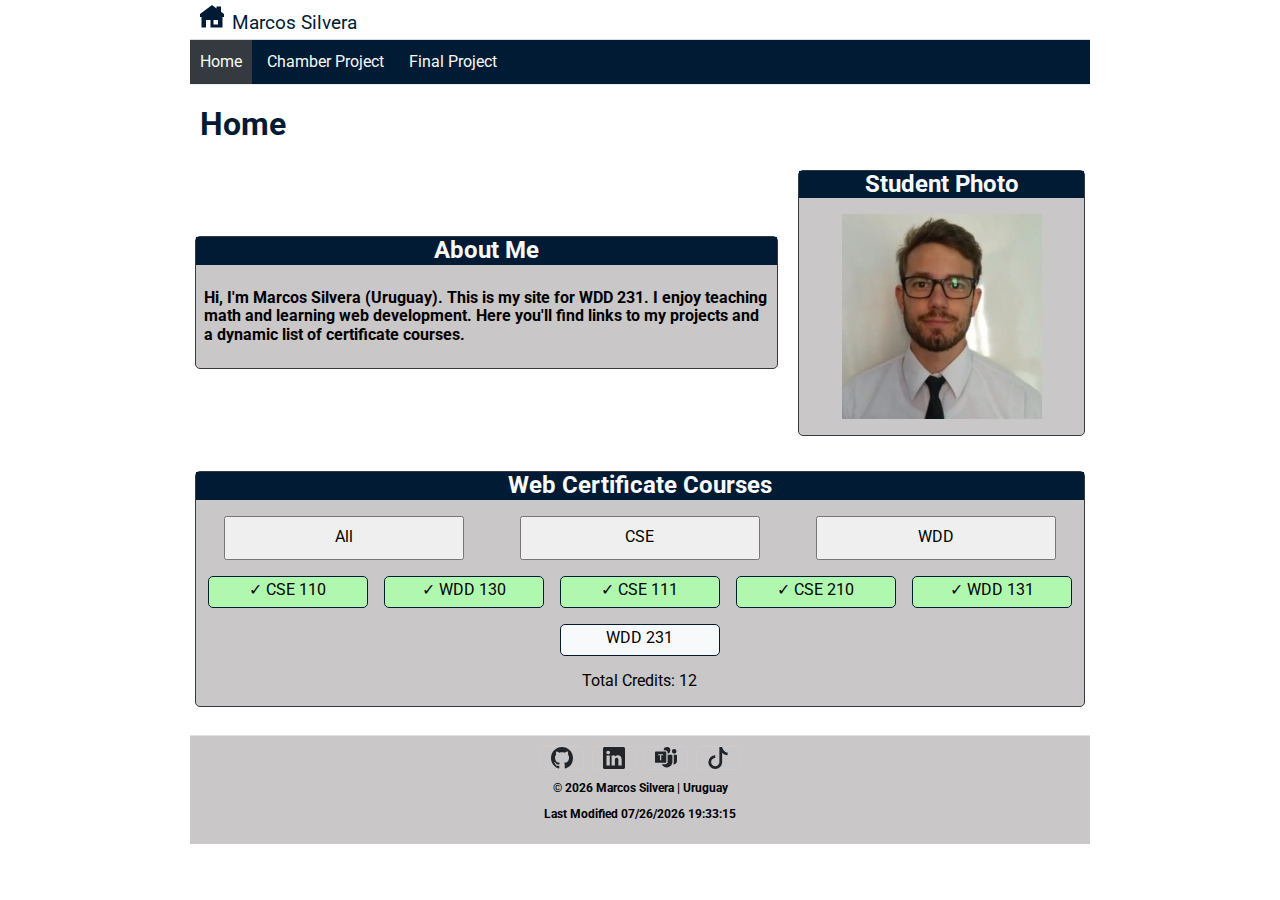
<file: index.html>
<!DOCTYPE html>
<html lang="en">

<head>
  <meta charset="utf-8">
  <meta name="viewport" content="width=device-width, initial-scale=1.0">
  <title>WDD 231 - Course Home Page</title>
  <meta name="description" content="Course home page with responsive navigation and dynamic course list.">
  <meta name="author" content="Marcos Silvera">
  <meta property="og:title" content="WDD 231 -Course Home Page — Marcos Silvera">
  <meta property="og:description" content="Course home page with responsive navigation and dynamic course list.">
  <meta property="og:image" content="https://marsil1990.github.io/wdd231/images/marcos.webp">
  <meta property="og:url" content="https://marsil1990.github.io/wdd231/index.html">
  <meta property="og:type" content="website">
  <meta property="og:site_name" content="WDD 231 Course">

  <link rel="preconnect" href="https://fonts.googleapis.com">
  <link rel="preconnect" href="https://fonts.gstatic.com" crossorigin>
  <link href="https://fonts.googleapis.com/css2?family=Roboto:wght@400;700&family=Lobster&display=swap"
    rel="stylesheet">

  <!-- <link rel="icon" href="favicon.ico" /> -->
  <link rel="stylesheet" href="styles/normalize.css">
  <link rel="stylesheet" href="styles/base.css">
  <link rel="stylesheet" href="styles/larger.css">

  <script src="scripts/navigation.js" defer></script>
  <script src="scripts/dates.js" defer></script>
  <script src="scripts/courses.js" defer></script>
</head>

<body>
  <header>
    <img src="images/logo.svg" alt="site logo" width="800" height="800">
    <span>Marcos Silvera</span>
    <button id="nav-button" class="hamburger" aria-label="navigation"></button>
  </header>

  <nav id="nav-bar" class="navigation">
    <ul>
      <li class="current">
        <a href="#" class="active" aria-current="page">Home</a>
      </li>
      <li><a href="#">Chamber Project</a></li>
      <li><a href="#">Final Project</a></li>
    </ul>
  </nav>

  <main>
    <h1>Home</h1>
    <div class="sections">
      <section class="card" id="about">
        <h2>About Me</h2>
        <p>
          Hi, I'm Marcos Silvera (Uruguay). This is my site for WDD 231. I
          enjoy teaching math and learning web development. Here you'll find
          links to my projects and a dynamic list of certificate courses.
        </p>
      </section>

      <section class="card photo" id="photo">
        <h2>Student Photo</h2>
        <img src="images/marcos.webp" alt="About me" width="200" height="205">
      </section>

      <section class="card" id="certificate">
        <h2>Web Certificate Courses</h2>
        <div class="filters">
          <button id="all" class="btn" aria-pressed="true">All</button>
          <button id="cse" class="btn" aria-pressed="false">CSE</button>
          <button id="wdd" class="btn" aria-pressed="false">WDD</button>
        </div>
        <ul id="course-list" class="courses"></ul>
        <p class="total-credits">
          Total Credits: <span id="credits">0</span>
        </p>
      </section>
    </div>
  </main>

  <footer>
    <div class="social">
      <a href="https://github.com/" target="_blank"><img src="images/github.svg" alt="Gthub logo"></a>
      <a href="https://www.linkedin.com/in/marcos-andr%C3%A9s-silvera/" target="_blank"><img src="images/linkedin.svg"
          alt="Linkedin logo"></a>
      <a href="https://teams.microsoft.com/v2/" target="_blank"><img src="images/microsoft-teams.svg"
          alt="Microsoft teams"></a>
      <a href="https://www.tiktok.com/" target="_blank"><img src="images/tiktok.svg" alt="TikTok logo"></a>
    </div>
    <p>&copy; <span id="currentyear"> </span> Marcos Silvera | Uruguay</p>
    <p id="lastModified"></p>
  </footer>
</body>

</html>
</file>
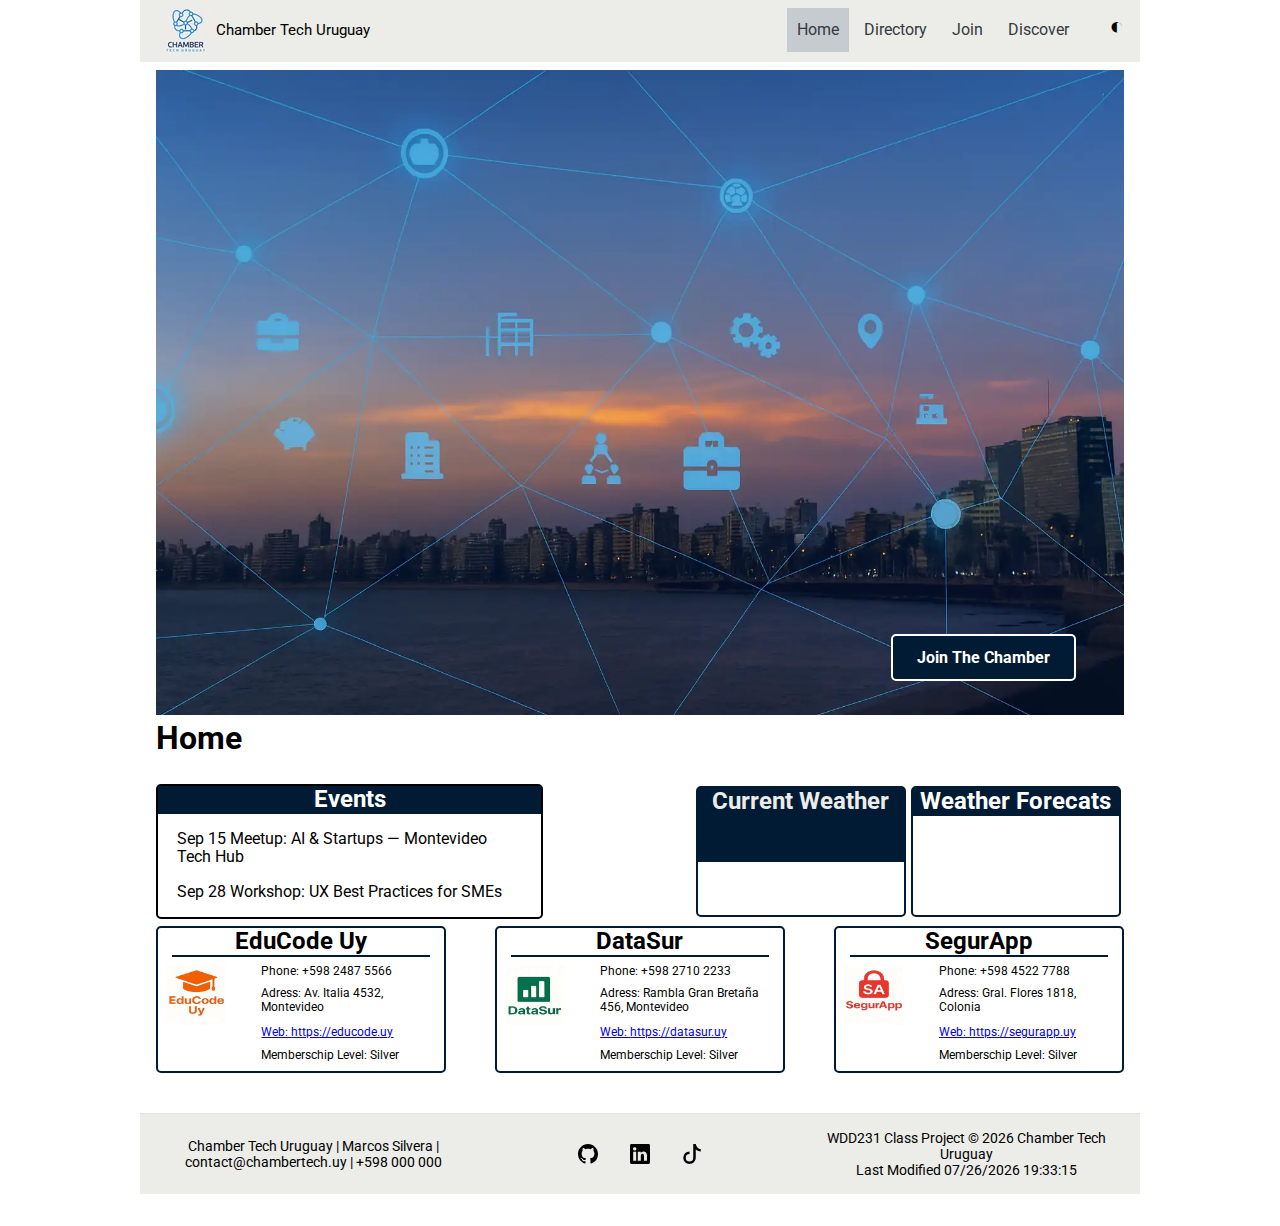
<file: chamber/index.html>
<!DOCTYPE html>
<html lang="en">

<head>
    <meta charset="utf-8">
    <meta name="viewport" content="width=device-width, initial-scale=1.0">
    <title>Chamber Tech Uruguay - Home</title>
    <meta name="description" content="Chamber Tech Uruguay promotes local businesses and community events.">
    <meta name="author" content="Marcos Silvera">
    <meta property="og:title" content="WDD 231 - Directory Page — Marcos Silvera">
    <meta property="og:description" content="Directory page with members of Chamber Tech Uruguay.">
    <meta property="og:image" content="https://marsil1990.github.io/wdd231/chamber/hero.webp">
    <meta property="og:url" content="https://marsil1990.github.io/wdd231/chamber/directory.html">
    <meta property="og:type" content="website">
    <meta property="og:site_name" content="Chamber Tech Uruguay">

    <link rel="preconnect" href="https://fonts.googleapis.com">
    <link rel="preconnect" href="https://fonts.gstatic.com" crossorigin>
    <link href="https://fonts.googleapis.com/css2?family=Roboto:wght@400;700&family=Lobster&display=swap"
        rel="stylesheet">

    <link rel="icon" href="favicon.ico" />
    <link rel="stylesheet" href="styles/normalize.css">
    <link rel="stylesheet" href="styles/base.css">
    <link rel="stylesheet" href="styles/larger.css">
    <link rel="stylesheet" href="styles/index.css">
    <link rel="stylesheet" href="styles/indexlarger.css">


    <script src="scripts/navigation.js" defer></script>
    <script src="scripts/dates.js" defer></script>
    <script src="scripts/index.js" defer></script>
    <script src="scripts/weather.js" defer></script>
</head>

<body>
    <header>
        <div class="logo">
            <img src="images/logo.webp" alt="site logo" width="60" height="45">
            <span class="name-logo">Chamber Tech Uruguay</span>
        </div>


        <nav id="nav-bar" class="navigation">
            <ul>
                <li>
                    <a href="#" class="current" aria-current="page">Home</a>
                </li>
                <li><a href="directory.html">Directory</a></li>
                <li><a href="join.html">Join</a></li>
                <li><a href="">Discover</a></li>
            </ul>
        </nav>
        <div class="btn-nav">
            <span>◐</span>
            <button id="nav-button" class="hamburger" aria-label="navigation"></button>
        </div>
    </header>
    <main>
        <section class="hero">
            <picture>
                <source srcset="images/hero.webp" media="(min-width: 600px)">
                <img src="images/hero_small.webp" alt="Personas conectadas en la ciudad" width="768" height="512">
            </picture>
            <div class="hero-text">
                <a class="btn" href="join.html">Join The Chamber</a>
            </div>
        </section>
        <h1>Home</h1>
        <div class="main">
            <section class="events">
                <h2 id="events-title">Events</h2>
                <ul>
                    <li>
                        <span class="time">Sep 15</span>
                        Meetup: AI &amp; Startups — Montevideo Tech Hub
                    </li>
                    <li>
                        <span class="time">Sep 28</span>
                        Workshop: UX Best Practices for SMEs
                    </li>
                </ul>
            </section>

            <section class="weather">
                <div id="current-weather">
                    <h2>Current Weather</h2>
                    <div class="weatherIcon">

                    </div>
                    <div class="weather-information">
                        <ul>
                            <li id="temp"></li>
                            <li id="desc"></li>
                            <li id="high"></li>
                            <li id="low"></li>
                            <li id="humidity"></li>
                            <li id="sunrise"></li>
                            <li id="sunset"></li>
                        </ul>
                    </div>

                </div>
                <div id="weather-forecast">
                    <h2>Weather Forecats</h2>
                    <ul>
                        <li id="day1">
                        </li>
                        <li id="day2">
                        </li>
                        <li id="day3"> </li>
                    </ul>
                </div>
            </section>

            <section class="business">
                <div id="specific-business">
                </div>
            </section>
        </div>
    </main>

    <footer>
        <p>Chamber Tech Uruguay | Marcos Silvera | contact@chambertech.uy | +598 000 000</p>
        <div class="social">
            <a href="https://github.com/" target="_blank"><img src="images/github.svg" alt="Gthub logo" width="25"
                    height="25"></a>
            <a href="https://www.linkedin.com/in/marcos-andr%C3%A9s-silvera/" target="_blank"><img
                    src="images/linkedin.svg" alt="Linkedin logo" width="25" height="25"></a>
            <a href="https://www.tiktok.com/" target="_blank"><img src="images/tiktok.svg" alt="TikTok logo" width="25"
                    height="25"></a>
        </div>
        <div class="footer-year">
            <p>WDD231 Class Project &copy; <span id="currentyear"> </span> Chamber Tech Uruguay
            </p>
            <p id="lastModified"></p>
        </div>
    </footer>
</body>

</html>
</file>
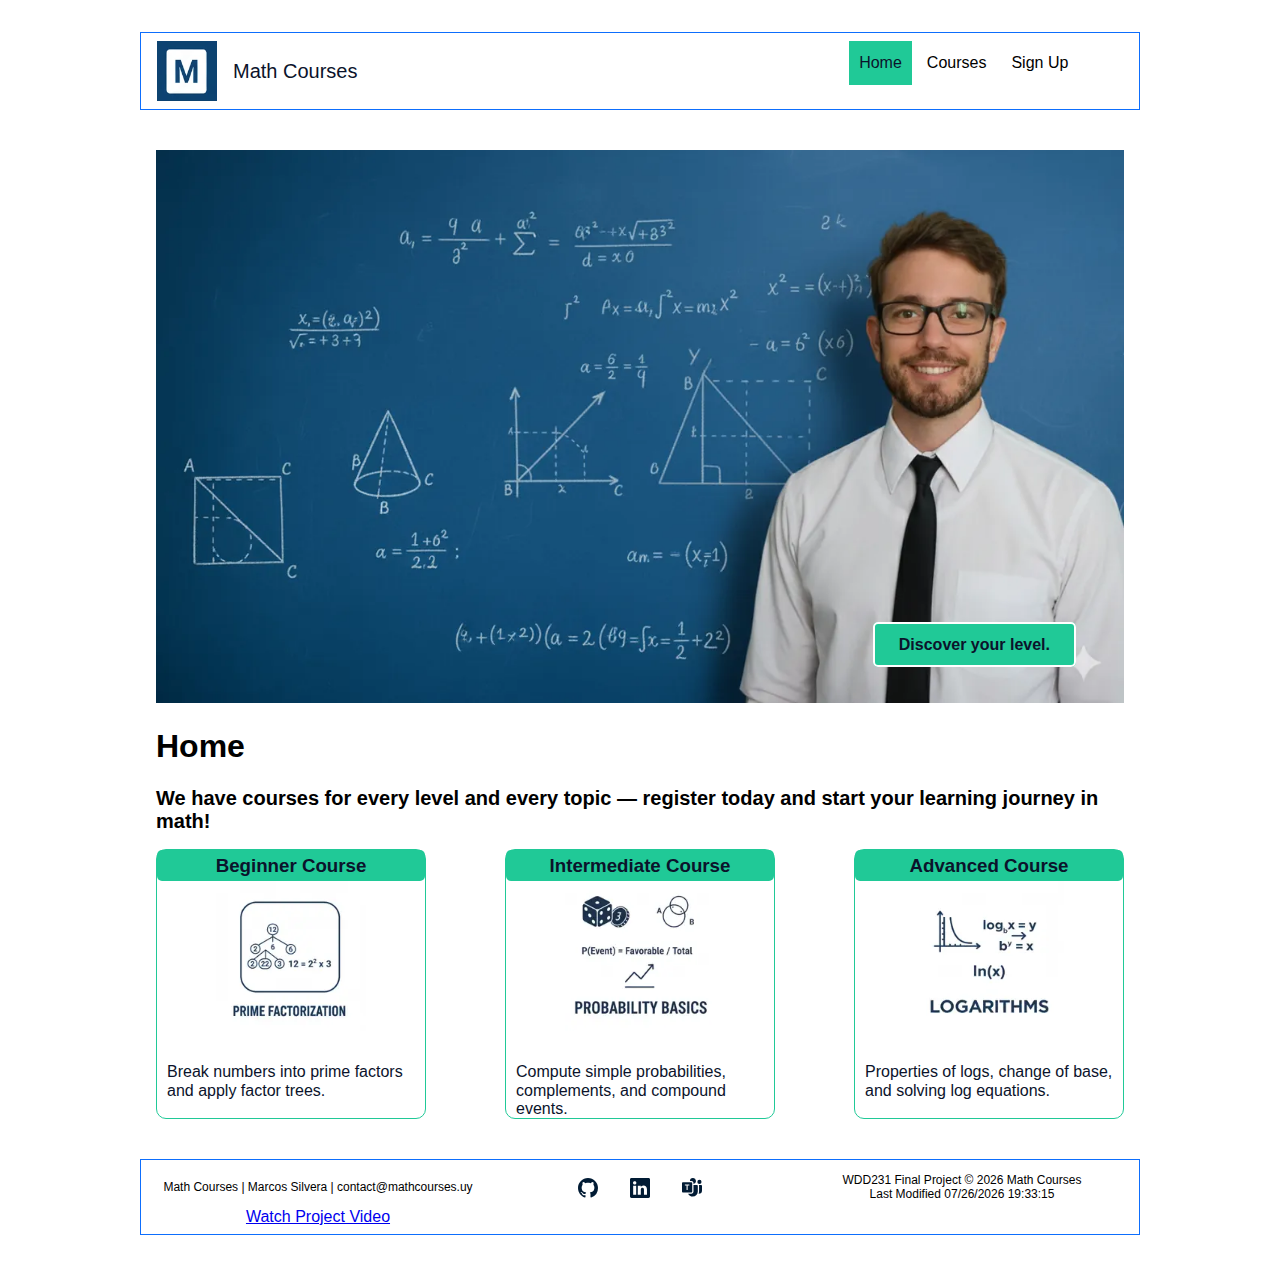
<file: final-project/index.html>
<!DOCTYPE html>
<html lang="en">

<head>
    <meta charset="utf-8">
    <meta name="viewport" content="width=device-width, initial-scale=1.0">
    <title>Math Courses — Home</title>
    <meta name="description"
        content="Discover your level with our personalized math courses and quick diagnostic quiz. Start learning math today!">
    <meta name="author" content="Marcos Silvera">
    <link rel="icon" href="favicon.ico" />
    <meta property="og:title" content="Math Courses — Home" />
    <meta property="og:description" content="Personalized math courses with a quick diagnostic quiz." />
    <meta property="og:type" content="website" />
    <meta property="og:image" content="https://marsil1990.github.io/wdd231/final-project/hero.webp">
    <meta property="og:url" content="https://marsil1990.github.io/wdd231/final-project/index.html">
    <meta property="og:site_name" content="Math Courses">


    <link rel="preconnect" href="https://fonts.googleapis.com">
    <link rel="preconnect" href="https://fonts.gstatic.com" crossorigin>
    <link href="https://fonts.googleapis.com/css2?family=Inter:wght@400;600&family=Poppins:wght@600;700&display=swap"
        rel="stylesheet">


    <link rel="stylesheet" href="styles/normalize.css">
    <link rel="stylesheet" href="styles/base.css">
    <link rel="stylesheet" href="styles/larger.css">


    <script type="module" src="scripts/module-home.mjs"></script>

</head>

<body>
    <header>
        <div class="logo">
            <img src="images/logo.webp" alt="site logo" width="60" height="45">
            <span class="name-logo">Math Courses</span>
        </div>


        <nav id="nav-bar" class="navigation">
            <ul>
                <li>
                    <a href="index.html" class="current" aria-current="page">Home</a>
                </li>
                <li><a href="courses.html">Courses</a></li>
                <li><a href="join.html">Sign Up</a></li>
            </ul>
        </nav>
        <div class="btn-nav">
            <button id="nav-button" class="hamburger" aria-label="navigation"></button>
        </div>
    </header>
    <main class="main-index">
        <section class="hero">
            <picture>
                <source srcset="images/hero.webp" media="(min-width: 600px)">
                <img src="images/hero_small.webp" alt="Personas conectadas en la ciudad" width="768" height="512">
            </picture>
            <div class="hero-text">
                <a class="btn" href="courses.html"> Discover your level.</a>
            </div>
        </section>
        <h1>Home</h1>
        <section class="offer">
            <h2>
                We have courses for every level and every topic —
                register today and start your learning journey in math!
            </h2>
        </section>

        <section id="home-cards">


        </section>
    </main>

    <footer>
        <p>Math Courses | Marcos Silvera | contact@mathcourses.uy </p>
        <div class="social">
            <a href="https://github.com/" target="_blank"><img src="images/github.svg" alt="Gthub logo" width="25"
                    height="25" loading="lazy"></a>
            <a href="https://www.linkedin.com/in/marcos-andr%C3%A9s-silvera/" target="_blank"><img
                    src="images/linkedin.svg" alt="Linkedin logo" width="25" height="25" loading="lazy"></a>
            <a href="#" target="_blank"><img src="images/microsoft-teams.svg" alt="TikTok logo" width="25" height="25"
                    loading="lazy"></a>

        </div>
        <div>
            <p>WDD231 Final Project &copy; <span id="currentyear"> </span> Math Courses
            </p>
            <p id="lastModified"></p>

        </div>
        <a href="https://www.loom.com/embed/56bfeed284934e8cbdc19dce0f4f5faf?sid=b0524230-6557-40c6-9bff-12ee8408666e"
            target="_blank" rel="noopener noreferrer">
            Watch Project Video </a>
    </footer>
</body>

</html>
</file>
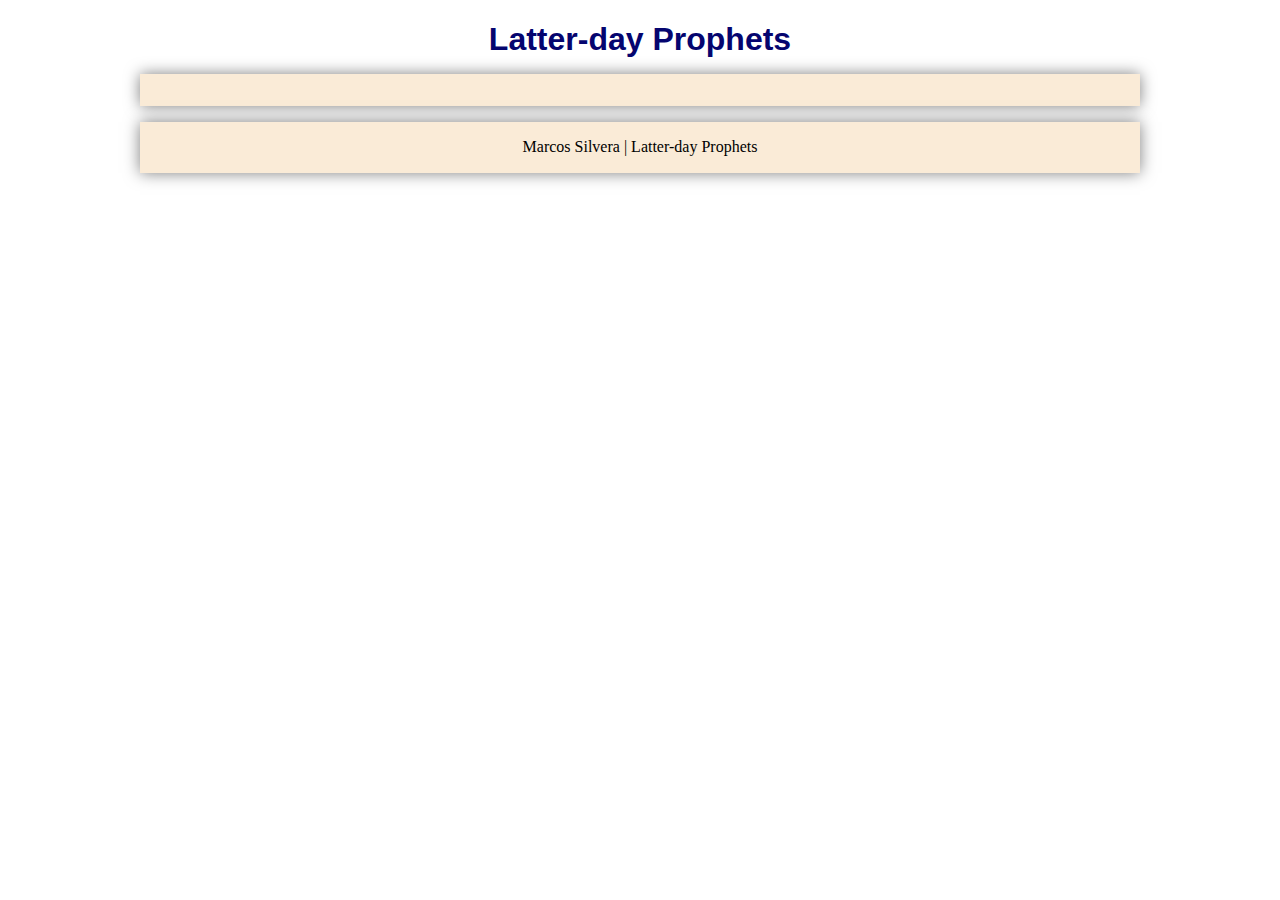
<file: prophets.html>
<!DOCTYPE html>
<html lang="en">

<head>
    <meta charset="utf-8">
    <meta name="viewport" content="width=device-width, initial-scale=1.0">
    <title>WDD 231 - Course Home Page</title>
    <meta name="description" content="Course home page with responsive navigation and dynamic course list.">
    <meta name="author" content="Marcos Silvera">


    <link rel="preconnect" href="https://fonts.googleapis.com">
    <link rel="preconnect" href="https://fonts.gstatic.com" crossorigin>
    <link href="https://fonts.googleapis.com/css2?family=Roboto:wght@400;700&family=Lobster&display=swap"
        rel="stylesheet">

    <link rel="stylesheet" href="styles/normalize.css">
    <link rel="stylesheet" href="styles/prophets.css">

    <link rel="icon" href="data:,">
    <script src="scripts/prophets.js" defer></script>

</head>

<body>
    <header>
        <h1>Latter-day Prophets</h1>
    </header>
    <main>
        <div id="cards"></div>
    </main>
    <footer>
        Marcos Silvera | Latter-day Prophets
    </footer>
</body>

</html>
</file>
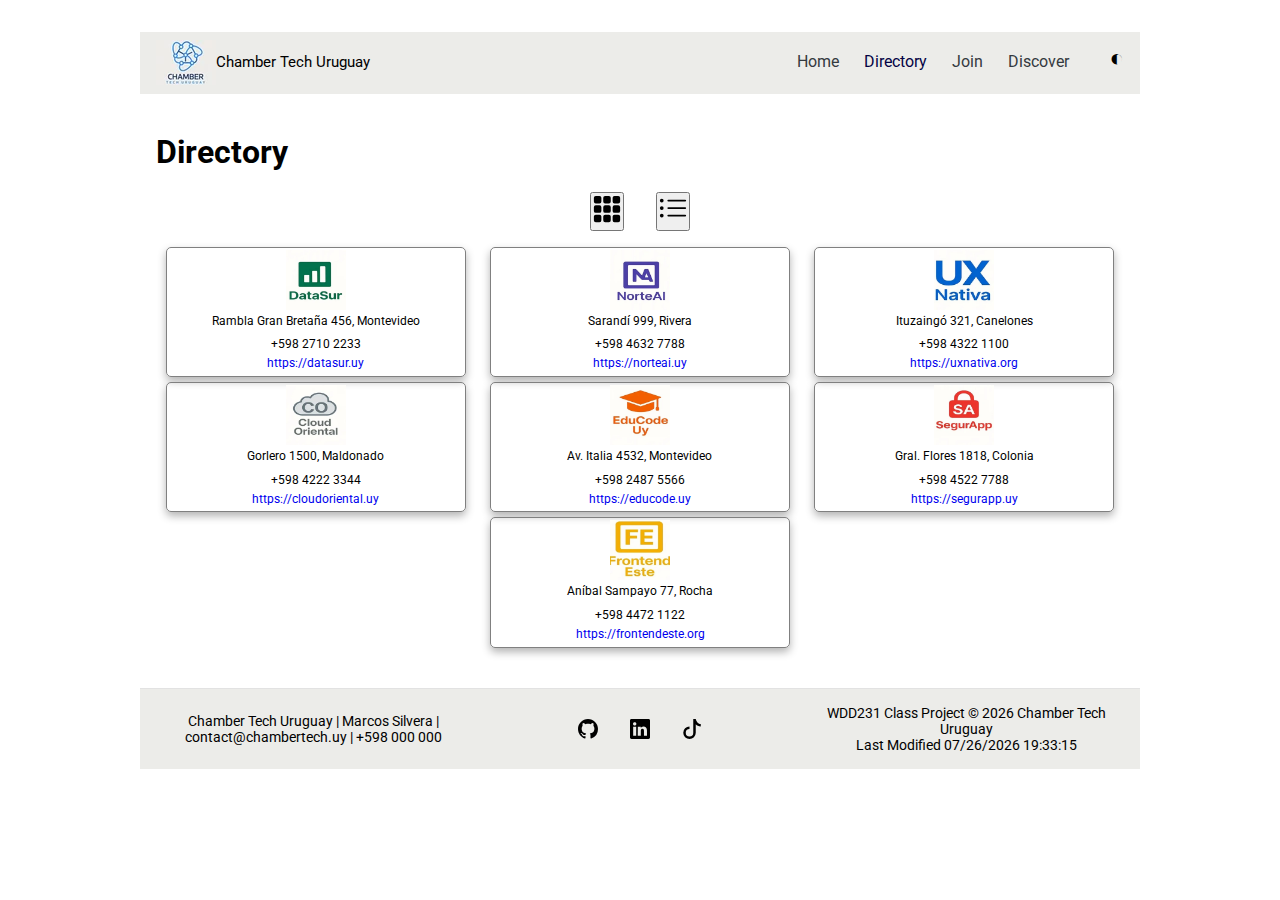
<file: chamber/directory.html>
<!DOCTYPE html>
<html lang="en">

<head>
    <meta charset="utf-8">
    <meta name="viewport" content="width=device-width, initial-scale=1.0">
    <title>Chamber Tech Uruguay Directory</title>
    <meta name="description" content="Chamber Tech Uruguay promotes local businesses and community events.">
    <meta name="author" content="Marcos Silvera">
    <meta property="og:title" content="WDD 231 - Directory Page — Marcos Silvera">
    <meta property="og:description" content="Directory page with members of Chamber Tech Uruguay.">
    <meta property="og:image" content="https://marsil1990.github.io/wdd231/chamber/hero.webp">
    <meta property="og:url" content="https://marsil1990.github.io/wdd231/chamber/directory.html">
    <meta property="og:type" content="website">
    <meta property="og:site_name" content="Chamber Tech Uruguay">

    <link rel="preconnect" href="https://fonts.googleapis.com">
    <link rel="preconnect" href="https://fonts.gstatic.com" crossorigin>
    <link href="https://fonts.googleapis.com/css2?family=Roboto:wght@400;700&family=Lobster&display=swap"
        rel="stylesheet">

    <link rel="icon" href="favicon.ico" />
    <link rel="stylesheet" href="styles/normalize.css">
    <link rel="stylesheet" href="styles/base.css">
    <link rel="stylesheet" href="styles/larger.css">

    <script src="scripts/navigation.js" defer></script>
    <script src="scripts/dates.js" defer></script>
    <script src="scripts/members.js" defer></script>
</head>

<body>
    <header>
        <div class="logo">
            <img src="images/logo.webp" alt="site logo" width="60" height="45">
            <span class="name-logo">Chamber Tech Uruguay</span>
        </div>


        <nav id="nav-bar" class="navigation">
            <ul>
                <li>
                    <a href="#" class="active" aria-current="page">Home</a>
                </li>
                <li class="current"><a href="">Directory</a></li>
                <li><a href="">Join</a></li>
                <li><a href="">Discover</a></li>
            </ul>
        </nav>
        <div class="btn-nav">
            <span>◐</span>
            <button id="nav-button" class="hamburger" aria-label="navigation"></button>
        </div>
    </header>
    <main>
        <h1>Directory</h1>
        <div class="grid-list">
            <button id="grid"><img src="images/grid-3x3-gap-fill.svg" alt="grid layout" width="30" height="30"></button>
            <button id="list"><img src="images/list-ul.svg" alt="list layout" width="30" height="30"></button>
        </div>
        <div id="sections">

        </div>

    </main>

    <footer>
        <p>Chamber Tech Uruguay | Marcos Silvera | contact@chambertech.uy | +598 000 000</p>
        <div class="social">
            <a href="https://github.com/" target="_blank"><img src="images/github.svg" alt="Gthub logo" width="25"
                    height="25"></a>
            <a href="https://www.linkedin.com/in/marcos-andr%C3%A9s-silvera/" target="_blank"><img
                    src="images/linkedin.svg" alt="Linkedin logo" width="25" height="25"></a>
            <a href="https://www.tiktok.com/" target="_blank"><img src="images/tiktok.svg" alt="TikTok logo" width="25"
                    height="25"></a>
        </div>
        <div class="footer-year">
            <p>WDD231 Class Project &copy; <span id="currentyear"> </span> Chamber Tech Uruguay
            </p>
            <p id="lastModified"></p>
        </div>
    </footer>
</body>

</html>
</file>
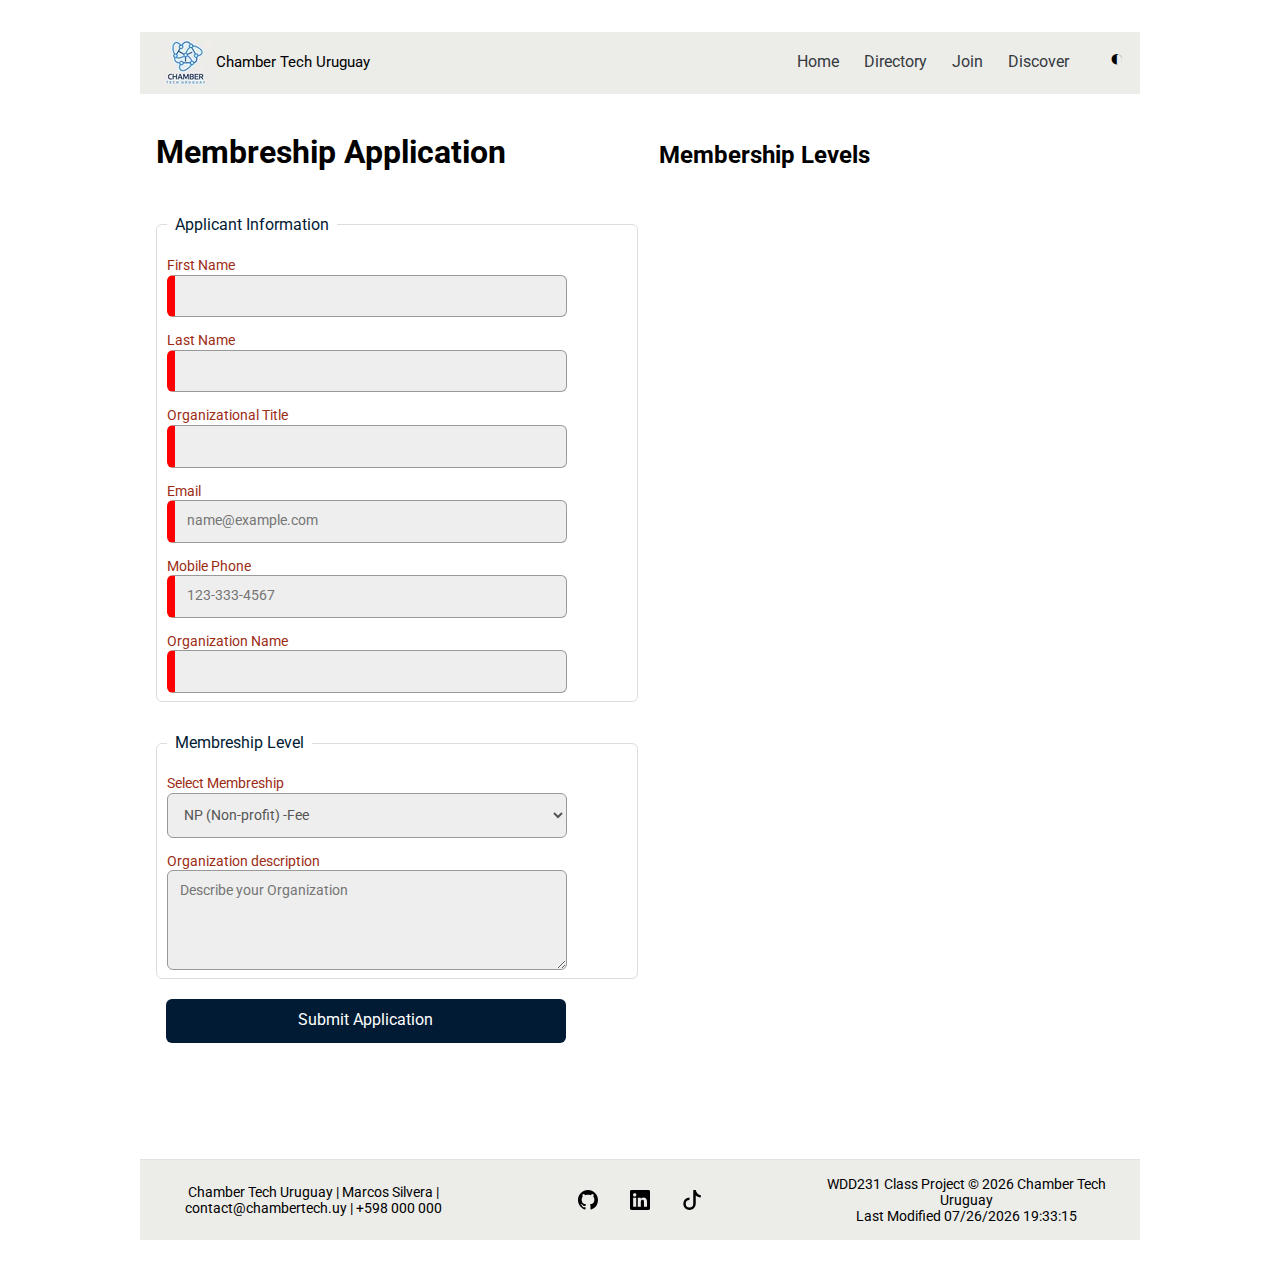
<file: chamber/join.html>
<!DOCTYPE html>
<html lang="en">

<head>
    <meta charset="utf-8">
    <meta name="viewport" content="width=device-width, initial-scale=1.0">
    <title>Chamber Tech Uruguay Directory</title>
    <meta name="description" content="Chamber Tech Uruguay promotes local businesses and community events.">
    <meta name="author" content="Marcos Silvera">

    <link rel="preconnect" href="https://fonts.googleapis.com">
    <link rel="preconnect" href="https://fonts.gstatic.com" crossorigin>
    <link href="https://fonts.googleapis.com/css2?family=Roboto:wght@400;700&family=Lobster&display=swap"
        rel="stylesheet">

    <link rel="icon" href="favicon.ico" />
    <link rel="stylesheet" href="styles/normalize.css">
    <link rel="stylesheet" href="styles/base.css">
    <link rel="stylesheet" href="styles/larger.css">
    <link rel="stylesheet" href="styles/join.css">


    <script src="scripts/navigation.js" defer></script>
    <script src="scripts/dates.js" defer></script>
    <script src="scripts/levels.js" defer></script>
</head>

<body>
    <header>
        <div class="logo">
            <img src="images/logo.webp" alt="site logo" width="60" height="45">
            <span class="name-logo">Chamber Tech Uruguay</span>
        </div>


        <nav id="nav-bar" class="navigation">
            <ul>
                <li>
                    <a href="index.html">Home</a>
                </li>
                <li><a href="directory.html">Directory</a></li>
                <li><a href="join.html">Join</a></li>
                <li><a href="">Discover</a></li>
            </ul>
        </nav>
        <div class="btn-nav">
            <span>◐</span>
            <button id="nav-button" class="hamburger" aria-label="navigation"></button>
        </div>
    </header>
    <main>
        <h1>Membreship Application</h1>
        <form method="get" action="thankyou.html" class="wf1">
            <fieldset>
                <legend>Applicant Information</legend>
                <label>
                    First Name
                    <input type="text" name="firstName" id="firstName" required autocomplete="given-name"
                        title="First Name">
                </label>

                <label>
                    Last Name
                    <input type="text" name="lastName" id="lastName" required autocomplete="family-name"
                        title="Last Name">
                </label>

                <label>
                    Organizational Title
                    <input type="text" name="OrganizationalTitle" id="orgTitle" required
                        autocomplete="organization-title" title="Letter, spaces, hyphens; minimum 7 characters"
                        pattern="(?:[A-Za-z]|-| ){7,}">
                </label>

                <label>
                    Email
                    <input type="email" name="email" id="email" autocomplete="email" required
                        placeholder="name@example.com" title="Email address">
                </label>

                <label>
                    Mobile Phone
                    <input type="tel" name="mobile" id="mobile" required autocomplete="tel" placeholder="123-333-4567"
                        title="Mobile phone">
                </label>

                <label>
                    Organization Name
                    <input type="text" name="organization" id="organization" required autocomplete="organization"
                        title="Organization name">
                </label>
            </fieldset>

            <fieldset>
                <legend>Membreship Level</legend>

                <label>
                    Select Membreship
                    <select name="membreship" title="Membreship Level">
                        <option value="NP">NP (Non-profit) -Fee</option>
                        <option value="Bronze">Bronze</option>
                        <option value="Silver">Silver</option>
                        <option value="Gold">Gold</option>
                    </select>
                </label>

                <label>
                    Organization description
                    <textarea name="organizationDescription" title="Organization description"
                        placeholder="Describe your Organization"></textarea>
                </label>
            </fieldset>


            <input type="hidden" id="timestamp" name="timestamp">
            <input type="submit" value="Submit Application">
        </form>

        <!-- CARDS -->
        <h2 id="levels-title">Membership Levels</h2>
        <aside class="cards" aria-labelledby="levels-title">

        </aside>
    </main>

    <!-- DIALOGS -->

    <footer>
        <p>Chamber Tech Uruguay | Marcos Silvera | contact@chambertech.uy | +598 000 000</p>
        <div class="social">
            <a href="https://github.com/" target="_blank"><img src="images/github.svg" alt="Gthub logo" width="25"
                    height="25"></a>
            <a href="https://www.linkedin.com/in/marcos-andr%C3%A9s-silvera/" target="_blank"><img
                    src="images/linkedin.svg" alt="Linkedin logo" width="25" height="25"></a>
            <a href="https://www.tiktok.com/" target="_blank"><img src="images/tiktok.svg" alt="TikTok logo" width="25"
                    height="25"></a>
        </div>
        <div class="footer-year">
            <p>WDD231 Class Project &copy; <span id="currentyear"> </span> Chamber Tech Uruguay
            </p>
            <p id="lastModified"></p>
        </div>
    </footer>
</body>

</html>
</file>
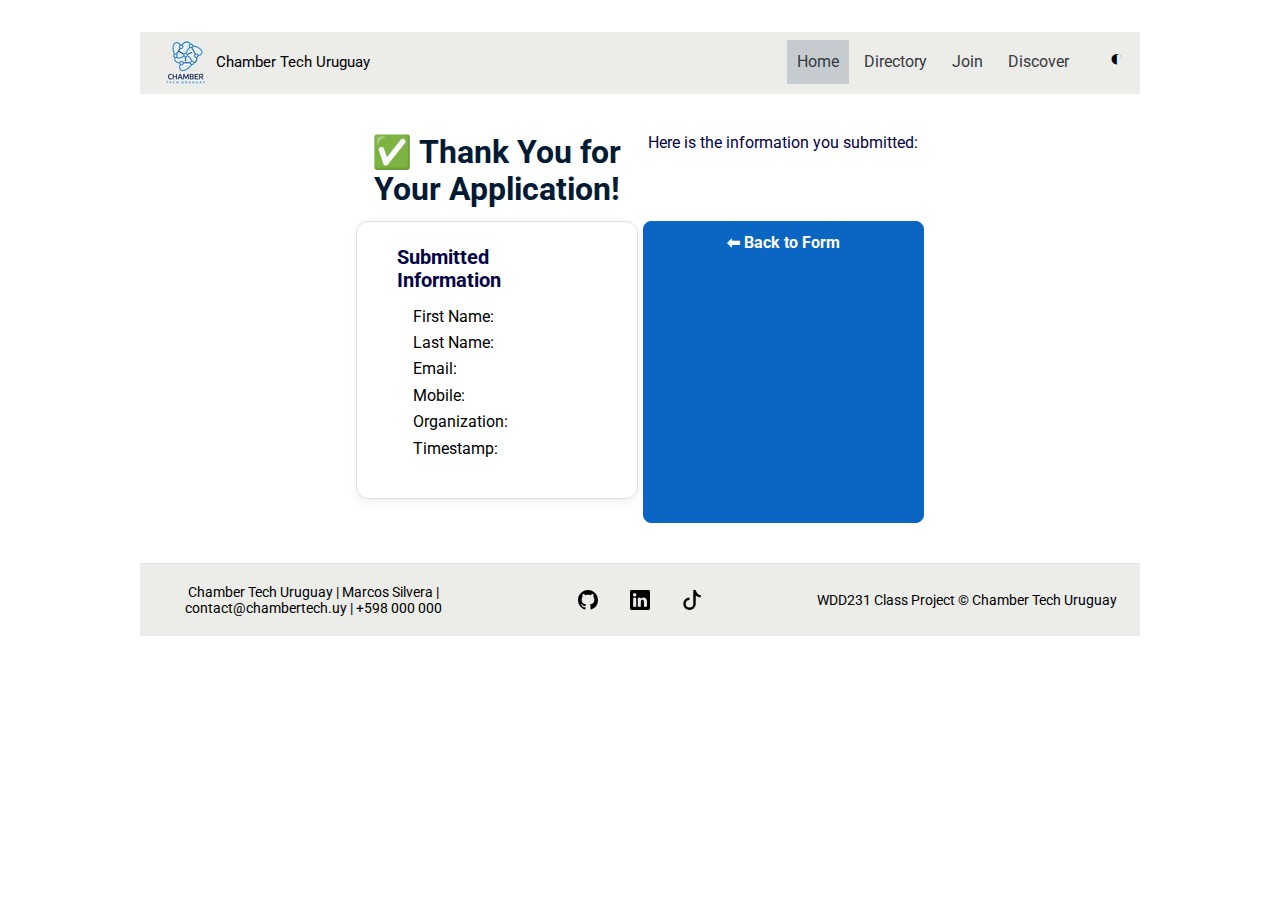
<file: chamber/thankyou.html>
<!DOCTYPE html>
<html lang="en">

<head>
    <meta charset="utf-8">
    <meta name="viewport" content="width=device-width, initial-scale=1.0">
    <title>Chamber Tech Uruguay Directory - Thank you</title>
    <meta name="description" content="Chamber Tech Uruguay promotes local businesses and community events.">
    <meta name="author" content="Marcos Silvera">

    <link rel="preconnect" href="https://fonts.googleapis.com">
    <link rel="preconnect" href="https://fonts.gstatic.com" crossorigin>
    <link href="https://fonts.googleapis.com/css2?family=Roboto:wght@400;700&family=Lobster&display=swap"
        rel="stylesheet">

    <link rel="icon" href="favicon.ico" />
    <link rel="stylesheet" href="styles/normalize.css">
    <link rel="stylesheet" href="styles/base.css">
    <link rel="stylesheet" href="styles/larger.css">
    <link rel="stylesheet" href="styles/join.css">

    <script src="scripts/levels.js" defer></script>
</head>

<body>
    <header>
        <div class="logo">
            <img src="images/logo.webp" alt="site logo" width="60" height="45">
            <span class="name-logo">Chamber Tech Uruguay</span>
        </div>


        <nav id="nav-bar" class="navigation">
            <ul>
                <li>
                    <a href="#" class="current" aria-current="page">Home</a>
                </li>
                <li><a href="directory.html">Directory</a></li>
                <li><a href="">Join</a></li>
                <li><a href="">Discover</a></li>
            </ul>
        </nav>
        <div class="btn-nav">
            <span>◐</span>
            <button id="nav-button" class="hamburger" aria-label="navigation"></button>
        </div>
    </header>
    <main class="thankyou">
        <h1>✅ Thank You for Your Application!</h1>
        <p>Here is the information you submitted:</p>

        <section class="joinInformation">
            <h2>Submitted Information</h2>
            <ul>
                <li>First Name:<span id="out-firstName"></span></li>
                <li>Last Name: <span id="out-lastName"></span></li>
                <li>Email: <span id="out-email"></span></li>
                <li>Mobile: <span id="out-mobile"></span></li>
                <li>Organization: <span id="out-organization"></span></li>
                <li>Timestamp: <span id="out-timestamp"></span></li>
            </ul>
        </section>

        <a class="btn" href="join.html">⬅ Back to Form</a>
    </main>

    <footer>
        <p>Chamber Tech Uruguay | Marcos Silvera | contact@chambertech.uy | +598 000 000</p>
        <div class="social">
            <a href="https://github.com/" target="_blank"><img src="images/github.svg" alt="Gthub logo" width="25"
                    height="25"></a>
            <a href="https://www.linkedin.com/in/marcos-andr%C3%A9s-silvera/" target="_blank"><img
                    src="images/linkedin.svg" alt="Linkedin logo" width="25" height="25"></a>
            <a href="https://www.tiktok.com/" target="_blank"><img src="images/tiktok.svg" alt="TikTok logo" width="25"
                    height="25"></a>
        </div>
        <div class="footer-year">
            <p>WDD231 Class Project &copy; <span id="currentyear"> </span> Chamber Tech Uruguay
            </p>
            <p id="lastModified"></p>
        </div>
    </footer>
</body>

</html>
</file>
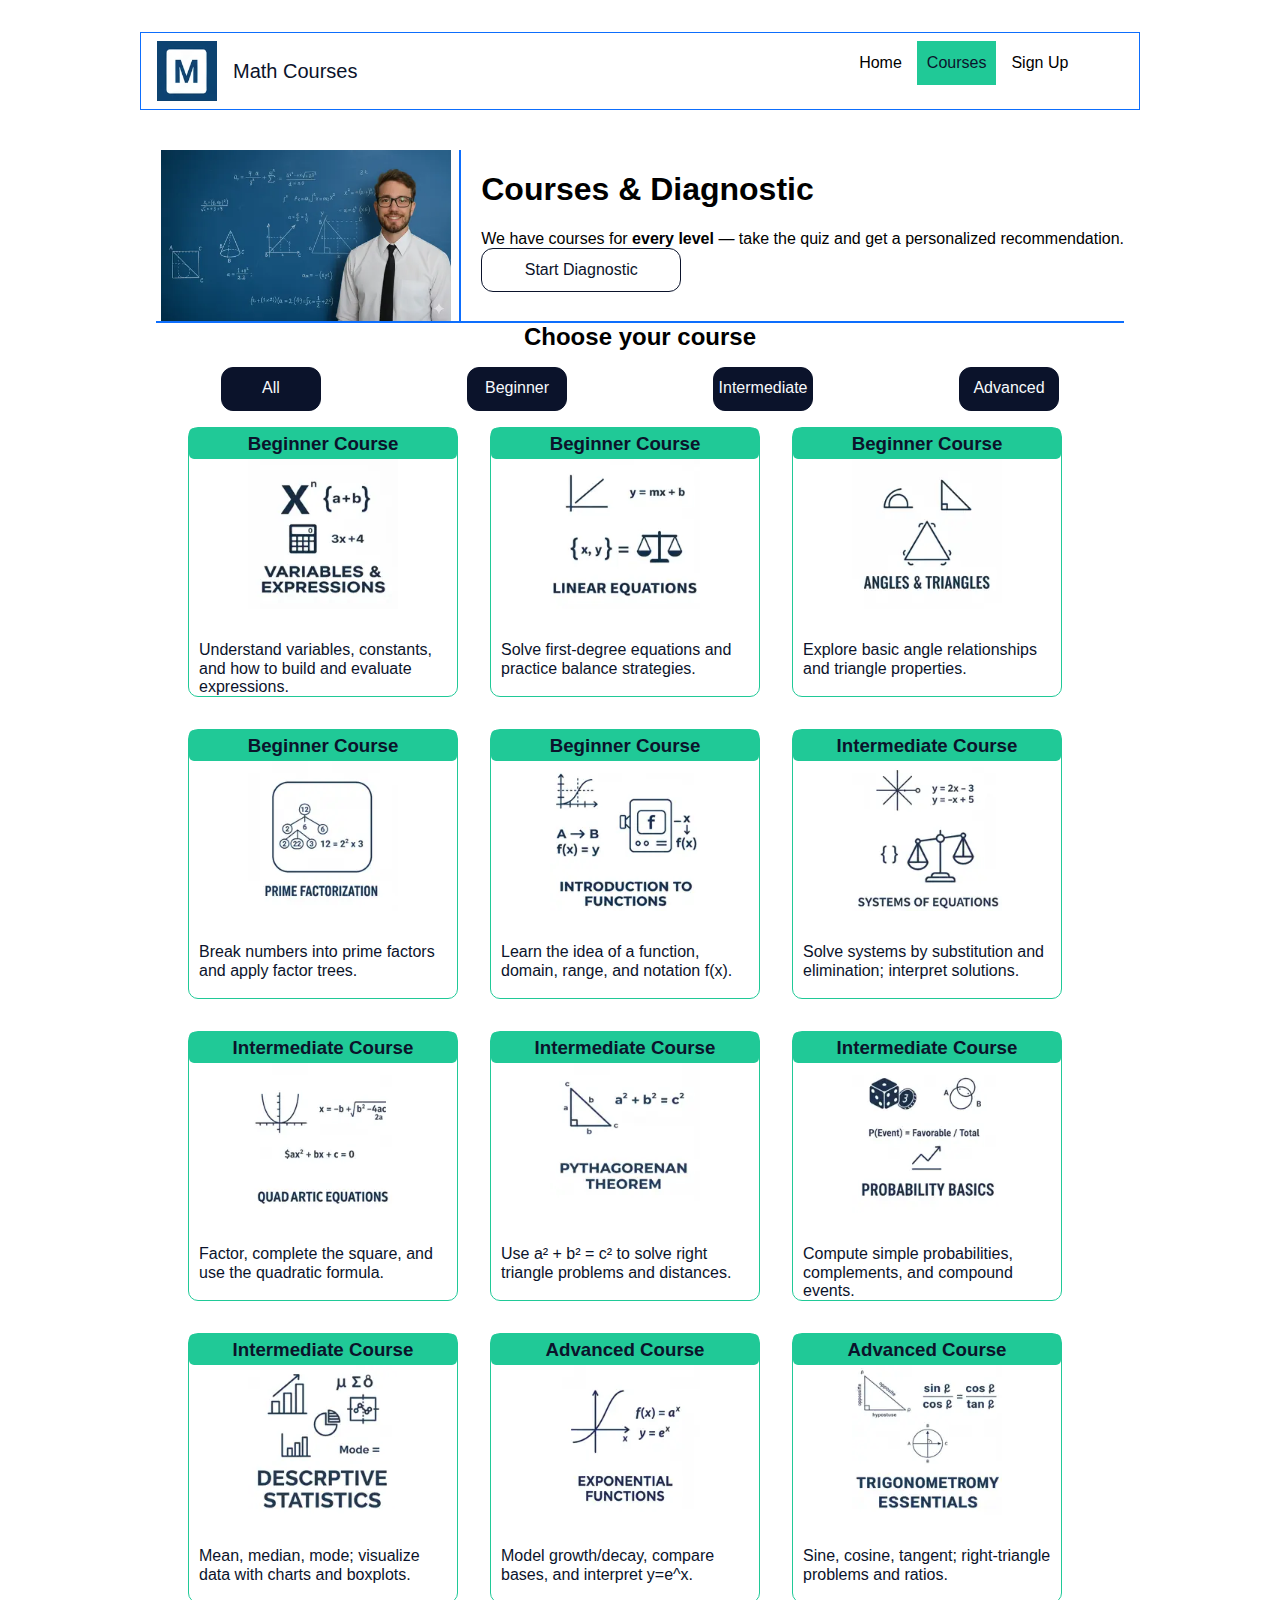
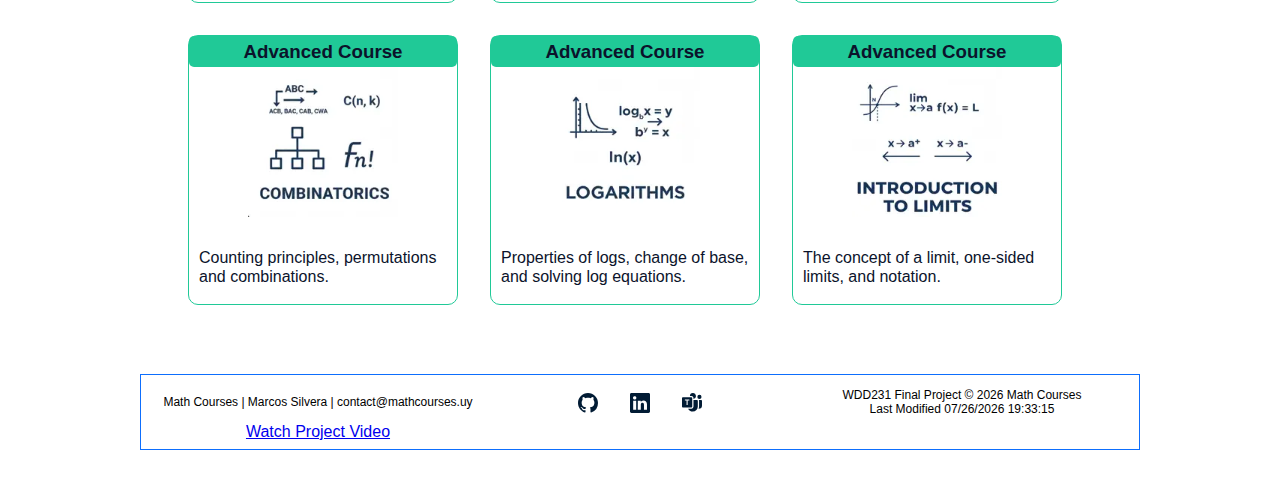
<file: final-project/courses.html>
<!DOCTYPE html>
<html lang="en">

<head>
    <meta charset="utf-8">
    <meta name="viewport" content="width=device-width, initial-scale=1.0">
    <title>Math Courses</title>
    <meta name="description" content="Personalized math courses with a quick diagnostic quiz." />
    <meta name="author" content="Math Courses" />
    <link rel="icon" href="images/favicon.webp" type="image/webp" />
    <meta property="og:title" content="Math Courses — Home" />
    <meta property="og:description" content="Personalized math courses with a quick diagnostic quiz." />
    <meta property="og:type" content="website" />
    <meta property="og:image" content="images/hero.webp" />

    <link rel="preconnect" href="https://fonts.googleapis.com">
    <link rel="preconnect" href="https://fonts.gstatic.com" crossorigin>
    <link href="https://fonts.googleapis.com/css2?family=Inter:wght@400;600&family=Poppins:wght@600;700&display=swap"
        rel="stylesheet">

    <link rel="icon" href="favicon.ico" />
    <link rel="stylesheet" href="styles/normalize.css">
    <link rel="stylesheet" href="styles/base.css">
    <link rel="stylesheet" href="styles/larger.css">


    <script type="module" src="scripts/module-courses.mjs"></script>

</head>



<body>
    <dialog id="diag-dialog">

        <h2>Diagnostic Quiz</h2>
        <div id="quiz"></div>
        <p id="diag-result"></p>
        <p id="recommendation"></p>

        <button id="close" value="cancel">Close</button>

    </dialog>
    <header>
        <div class="logo">
            <img src="images/logo.webp" alt="site logo" width="60" height="45">
            <span class="name-logo">Math Courses</span>
        </div>


        <nav id="nav-bar" class="navigation">
            <ul>
                <li>
                    <a href="index.html">Home</a>
                </li>
                <li><a href="courses.html" class="current" aria-current="page">Courses</a></li>
                <li><a href="join.html">Sign Up</a></li>
            </ul>
        </nav>
        <div class="btn-nav">
            <button id="nav-button" class="hamburger" aria-label="navigation"></button>
        </div>
    </header>
    <main class="main-courses">
        <section class="beginner-course">
            <img src="images/hero_small.webp" alt="Chalkboard with formulas and a teacher" width="500" height="285" />
            <div class="courses-offer">
                <h1>Courses & Diagnostic</h1>
                <p>We have courses for <strong>every level</strong> — take the quiz and get a personalized
                    recommendation.</p>
                <button id="start-quiz" class="btn">Start Diagnostic</button>
            </div>
        </section>
        <h2 class="choose-title">Choose your course</h2>
        <div id="diag">
            <span id="diagnostic"></span>
            <button id="btn-close-dg" class="hide">❌</button>
        </div>

        <section class="filters">
            <button id="all">All</button>
            <button id="beginner">Beginner</button>
            <button id="intermediate">Intermediate</button>
            <button id="advanced">Advanced</button>
        </section>

        <section id="courses-cards">


        </section>
    </main>

    <footer>
        <p>Math Courses | Marcos Silvera | contact@mathcourses.uy </p>
        <div class="social">
            <a href="https://github.com/" target="_blank"><img src="images/github.svg" alt="Gthub logo" width="25"
                    height="25"></a>
            <a href="https://www.linkedin.com/in/marcos-andr%C3%A9s-silvera/" target="_blank"><img
                    src="images/linkedin.svg" alt="Linkedin logo" width="25" height="25"></a>
            <a href="#" target="_blank"><img src="images/microsoft-teams.svg" alt="TikTok logo" width="25"
                    height="25"></a>

        </div>
        <div class="footer-year">
            <p>WDD231 Final Project &copy; <span id="currentyear"> </span> Math Courses
            </p>
            <p id="lastModified"></p>
        </div>
        <a href="https://www.loom.com/embed/56bfeed284934e8cbdc19dce0f4f5faf?sid=b0524230-6557-40c6-9bff-12ee8408666e"
            target="_blank" rel="noopener noreferrer">
            Watch Project Video </a>
    </footer>
</body>

</html>
</file>
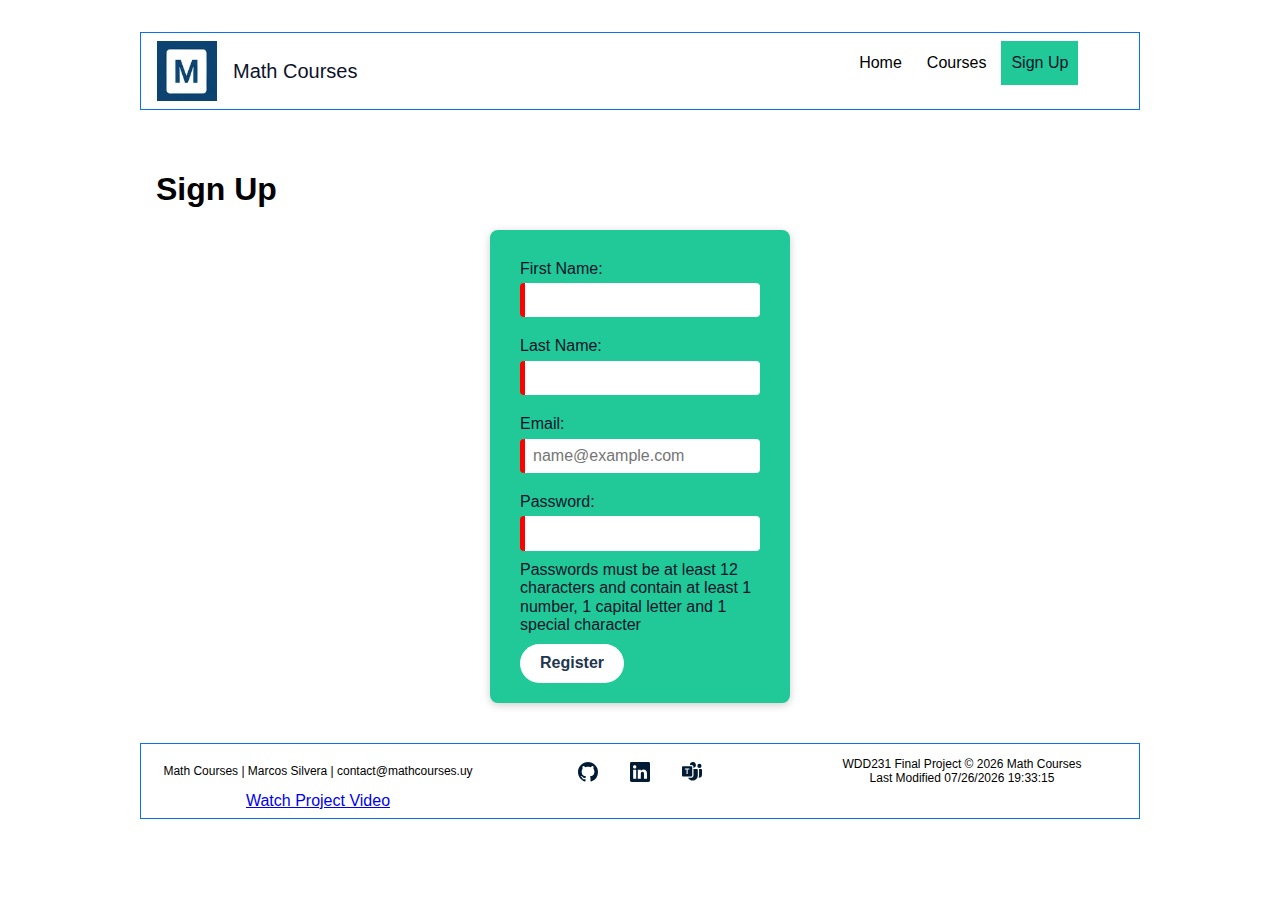
<file: final-project/join.html>
<!DOCTYPE html>
<html lang="en">

<head>
    <meta charset="utf-8">
    <meta name="viewport" content="width=device-width, initial-scale=1.0">
    <title>Math Courses — Sign Up</title>
    <meta name="description"
        content="Sign up today and get access to personalized math courses. Register now to start your learning journey." />
    <meta name="author" content="Marcos Silvera" />
    <link rel="icon" href="favicon.ico" />
    <meta property="og:title" content="Math Courses — Sign Up" />
    <meta property="og:description" content="Personalized math courses with a quick diagnostic quiz." />
    <meta property="og:type" content="website" />
    <meta property="og:image" content="https://marsil1990.github.io/wdd231/final-project/hero.webp">
    <meta property="og:url" content="https://marsil1990.github.io/wdd231/final-project/join.html">
    <meta property="og:site_name" content="Math Courses">

    <link rel="preconnect" href="https://fonts.googleapis.com">
    <link rel="preconnect" href="https://fonts.gstatic.com" crossorigin>
    <link href="https://fonts.googleapis.com/css2?family=Inter:wght@400;600&family=Poppins:wght@600;700&display=swap"
        rel="stylesheet">


    <link rel="stylesheet" href="styles/normalize.css">
    <link rel="stylesheet" href="styles/base.css">
    <link rel="stylesheet" href="styles/larger.css">


    <script type="module" src="scripts/module-join.mjs"></script>


</head>

<body>
    <header>
        <div class="logo">
            <img src="images/logo.webp" alt="site logo" width="60" height="45">
            <span class="name-logo">Math Courses</span>
        </div>


        <nav id="nav-bar" class="navigation">
            <ul>
                <li>
                    <a href="index.html">Home</a>
                </li>
                <li><a href="courses.html">Courses</a></li>
                <li><a href="join.html" class="current" aria-current="page">Sign Up</a></li>
            </ul>
        </nav>
        <div class="btn-nav">
            <button id="nav-button" class="hamburger" aria-label="navigation"></button>
        </div>
    </header>
    <main class="main-index">
        <h1>Sign Up</h1>
        <section class="register-container">
            <form class="register-form" action="thankyou.html" method="get">

                <label for="firstName">First Name:</label>
                <input type="text" id="firstName" name="firstName" required autocomplete="name" title="First Name">

                <label for="lastName">Last Name:</label>
                <input type="text" id="lastName" name="lastName" required autocomplete="family-name" title="Last Name">

                <label for="email">Email:</label>
                <input type="email" id="email" name="email" required autocomplete="email" placeholder="name@example.com"
                    title="Email address">

                <label for="password">Password:</label>
                <input type="password" id="password" name="account_password" required
                    pattern="^(?=.*\d)(?=.*[a-z])(?=.*[A-Z])(?=.*[^a-zA-Z0-9])(?!.*\s).{12,}$" title="Password">
                <div>
                    <span>Passwords must be at least 12 characters and contain at least 1 number, 1 capital letter and 1
                        special character</span>
                </div>

                <input type="hidden" id="timestamp" name="timestamp">
                <button type="submit">Register</button>
            </form>
        </section>
    </main>

    <footer>
        <p>Math Courses | Marcos Silvera | contact@mathcourses.uy </p>
        <div class="social">
            <a href="https://github.com/" target="_blank"><img src="images/github.svg" alt="Gthub logo" width="25"
                    height="25" loading="lazy"></a>
            <a href="https://www.linkedin.com/in/marcos-andr%C3%A9s-silvera/" target="_blank"><img
                    src="images/linkedin.svg" alt="Linkedin logo" width="25" height="25" loading="lazy"></a>
            <a href="#" target="_blank"><img src="images/microsoft-teams.svg" alt="TikTok logo" width="25" height="25"
                    loading="lazy"></a>

        </div>
        <div>
            <p>WDD231 Final Project &copy; <span id="currentyear"> </span> Math Courses
            </p>
            <p id="lastModified"></p>
        </div>
        <a href="https://www.loom.com/embed/56bfeed284934e8cbdc19dce0f4f5faf?sid=b0524230-6557-40c6-9bff-12ee8408666e"
            target="_blank" rel="noopener noreferrer">
            Watch Project Video </a>
    </footer>
</body>

</html>
</file>
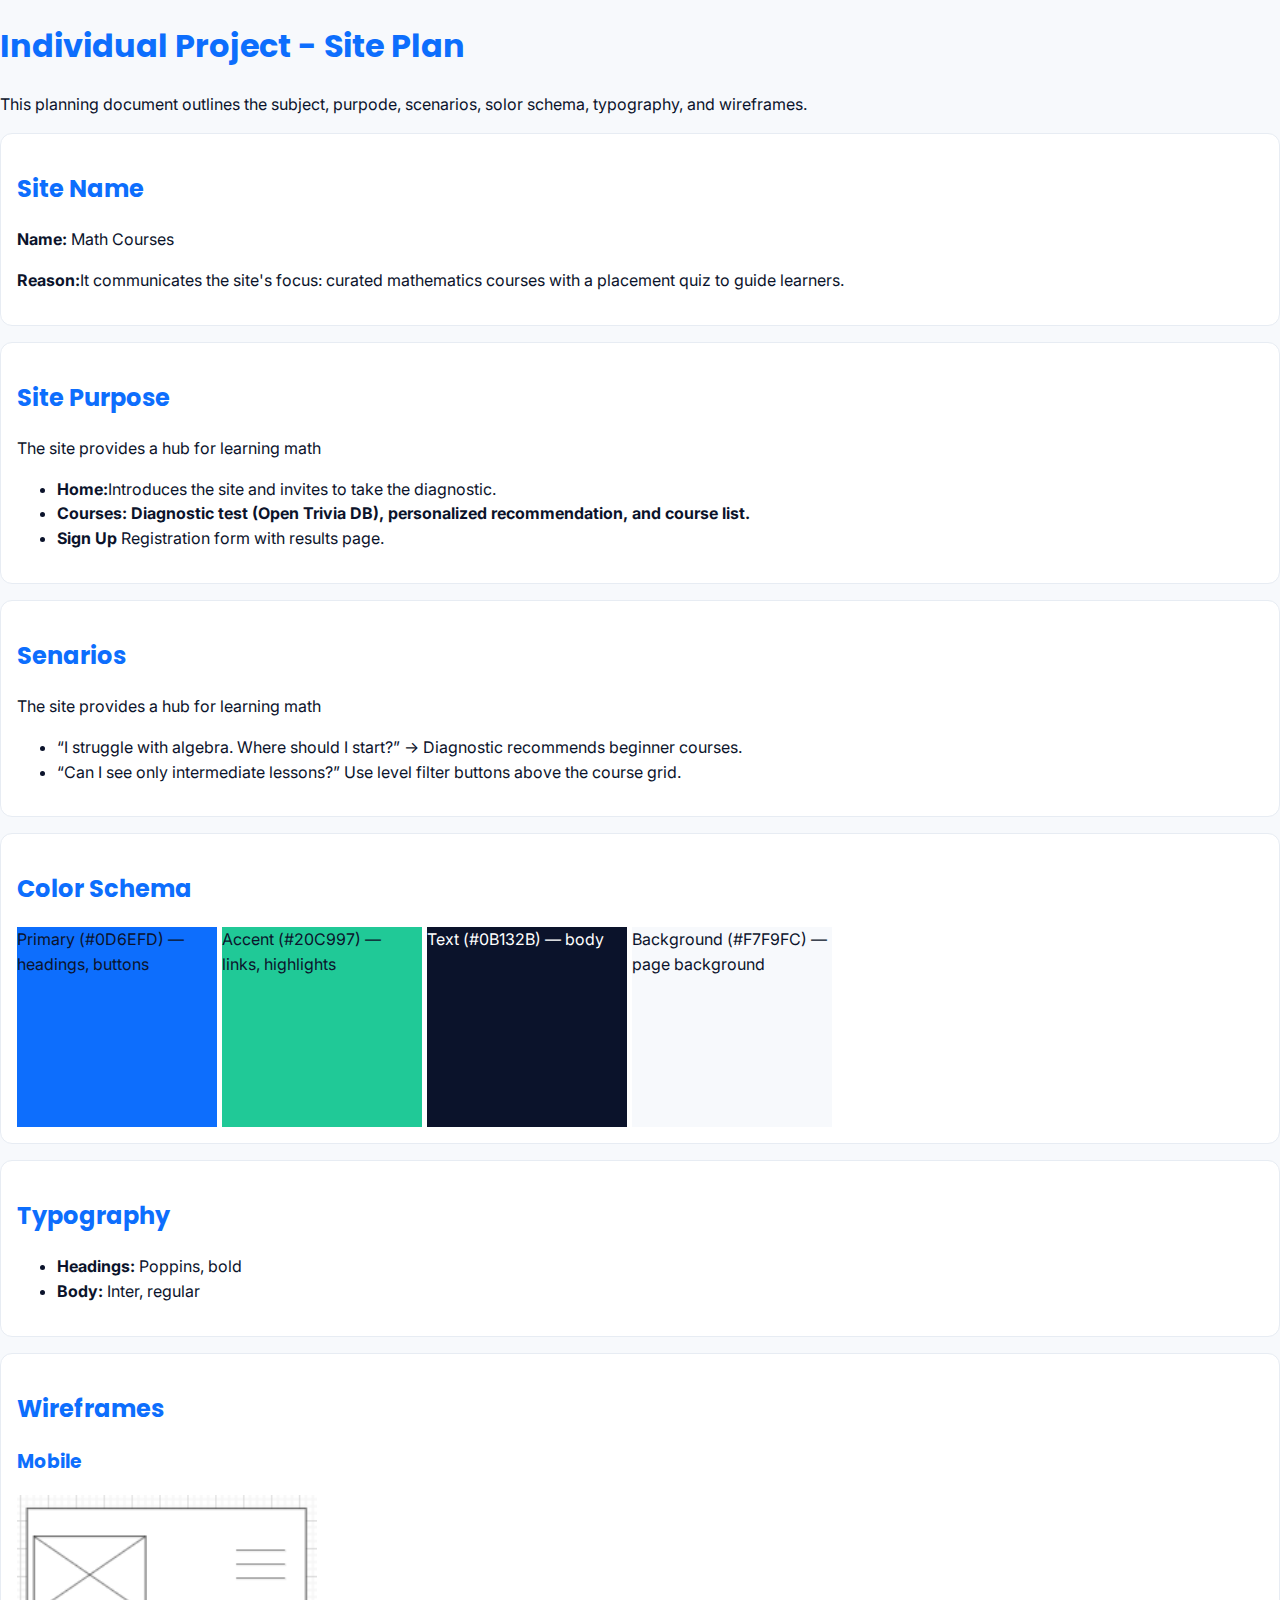
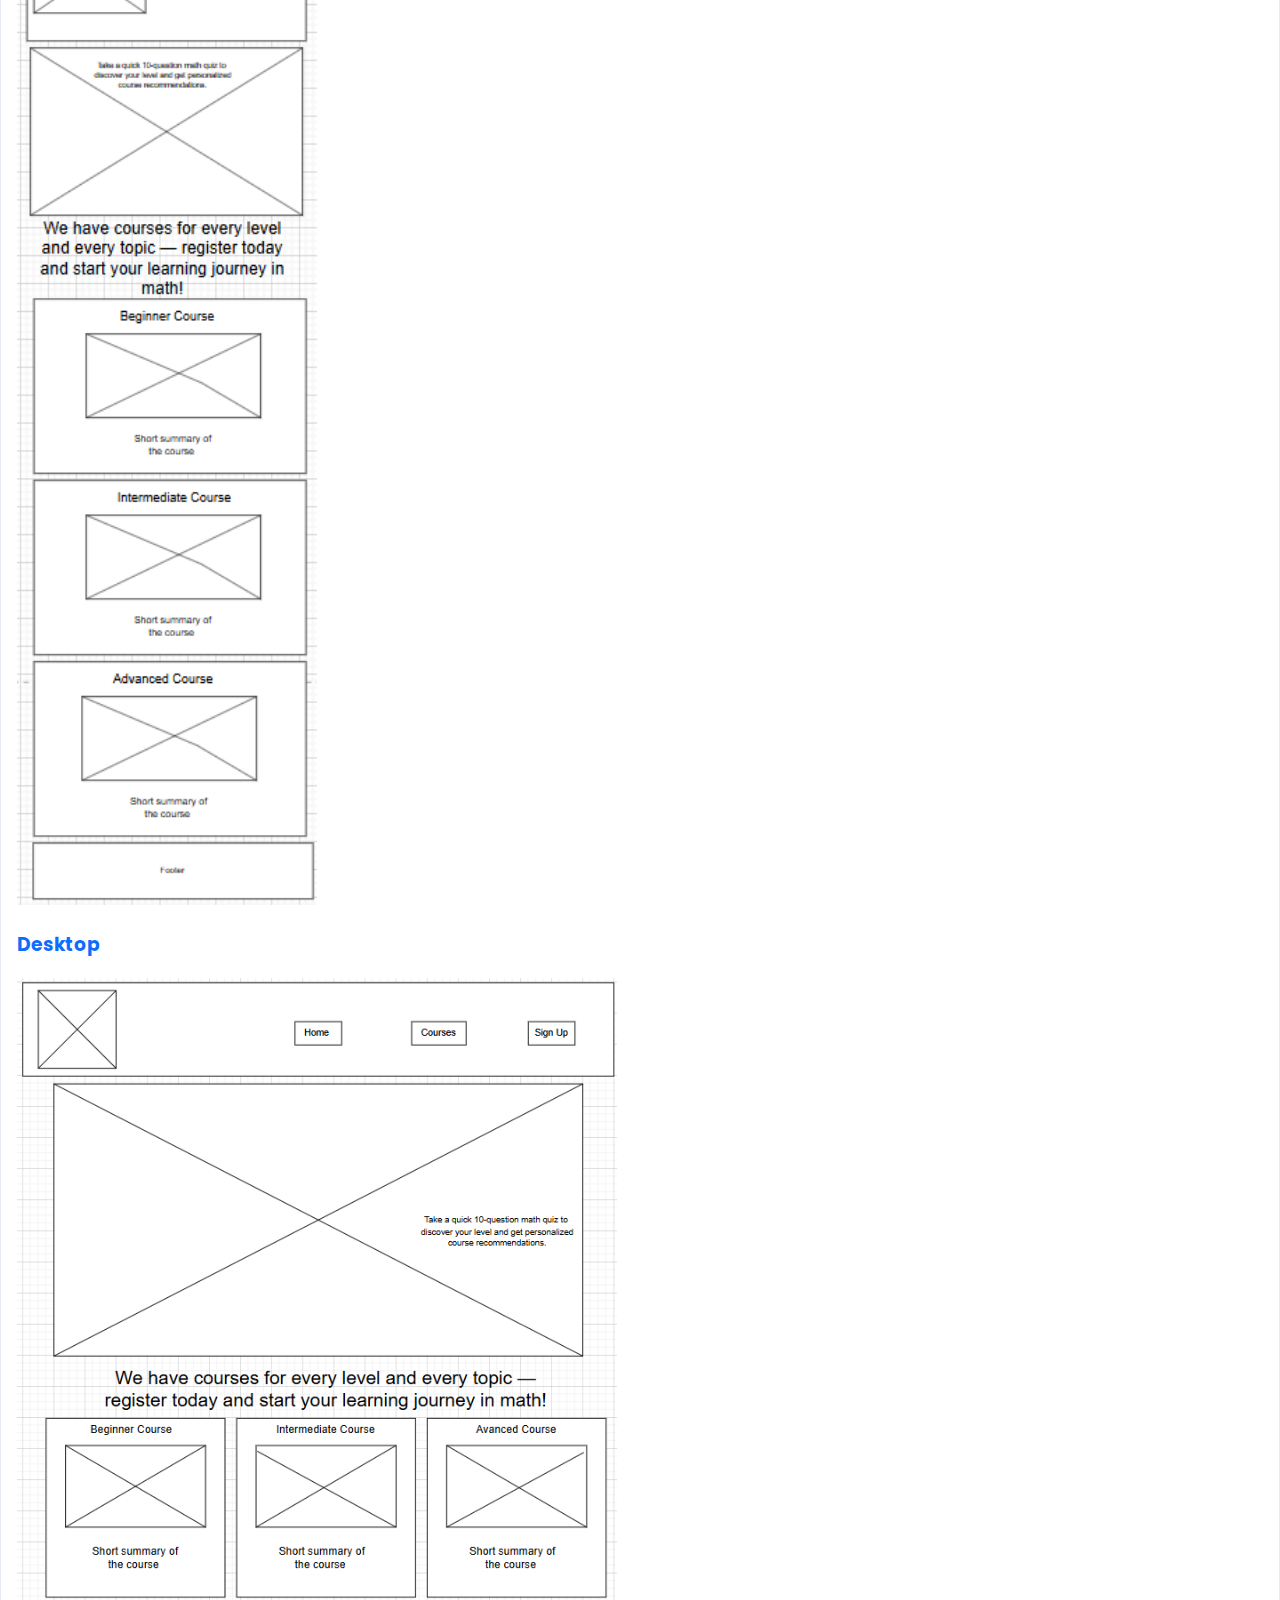
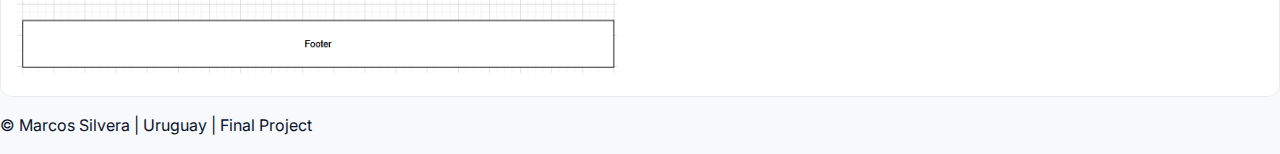
<file: final-project/site-plan.html>
<!DOCTYPE html>
<html lang="en">

<head>
    <meta charset="utf-8">
    <meta name="viewport" content="width=device-width, initial-scale=1.0">
    <title>WDD 231 - Site Plan</title>
    <meta name="description" content="Site plan for final project.">
    <meta name="author" content="Marcos Silvera">

    <link rel="preconnect" href="https://fonts.googleapis.com">
    <link rel="preconnect" href="https://fonts.gstatic.com" crossorigin>
    <link href="https://fonts.googleapis.com/css2?family=Inter:wght@400;600&family=Poppins:wght@600;700&display=swap"
        rel="stylesheet">

    <link rel="icon" href="favicon.ico" />
    <link rel="stylesheet" href="styles/normalize.css">
    <link rel="stylesheet" href="styles/site-plan.css">
</head>

<body>
    <header>
        <h1>Individual Project - Site Plan</h1>
        <p>This planning document outlines the subject, purpode, scenarios, solor schema, typography, and wireframes.
        </p>
    </header>
    <main>
        <section class="card">
            <h2>Site Name</h2>
            <p><strong>Name:</strong> Math Courses</p>
            <p><strong>Reason:</strong>It communicates the site's focus: curated mathematics courses with a placement
                quiz
                to guide learners.</p>
        </section>

        <section class="card">
            <h2>Site Purpose</h2>
            <p>The site provides a hub for learning math</p>
            <ul>
                <li><strong>Home:</strong>Introduces the site and invites to take the diagnostic.</li>
                </li>
                <li><strong>Courses: Diagnostic test (Open Trivia DB), personalized recommendation, and course
                        list.</strong></li>
                <li><strong>Sign Up</strong> Registration form with results page.</li>
            </ul>
        </section>


        <section class="card">
            <h2>Senarios</h2>
            <p>The site provides a hub for learning math</p>
            <ul>
                <li>“I struggle with algebra. Where should I start?” → Diagnostic recommends beginner courses.</li>
                <li>“Can I see only intermediate lessons?” Use level filter buttons above the course grid.</li>
            </ul>
        </section>

        <section class="card">
            <h2>Color Schema</h2>
            <div class="colors">
                <div class="primary">
                    <span>Primary (#0D6EFD) — headings, buttons</span>
                </div>

                <div class="accent">
                    <span>Accent (#20C997) — links, highlights</span>
                </div>

                <div class="text">
                    <span>Text (#0B132B) — body</span>
                </div>

                <div class="bg">
                    <span>Background (#F7F9FC) — page background</span>
                </div>
            </div>
        </section>

        <section class="card">
            <h2>Typography</h2>
            <ul>
                <li>
                    <strong>Headings:</strong> Poppins, bold
                </li>

                <li>
                    <strong>Body:</strong> Inter, regular
                </li>
            </ul>
        </section>

        <section class="card">
            <h2>Wireframes</h2>
            <h3>Mobile</h3>
            <img src="images/wireframe-mobile.png" alt="Mobile wireframe layout" width="300">
            <h3>Desktop</h3>
            <img src="images/wireframe-desktop.png" alt="Desktop wireframe layout" width="600">
        </section>
    </main>

    <footer>

        <p>&copy; <span id="currentyear"> </span> Marcos Silvera | Uruguay | Final Project</p>
        <p id="lastModified"></p>
    </footer>
</body>

</html>
</file>
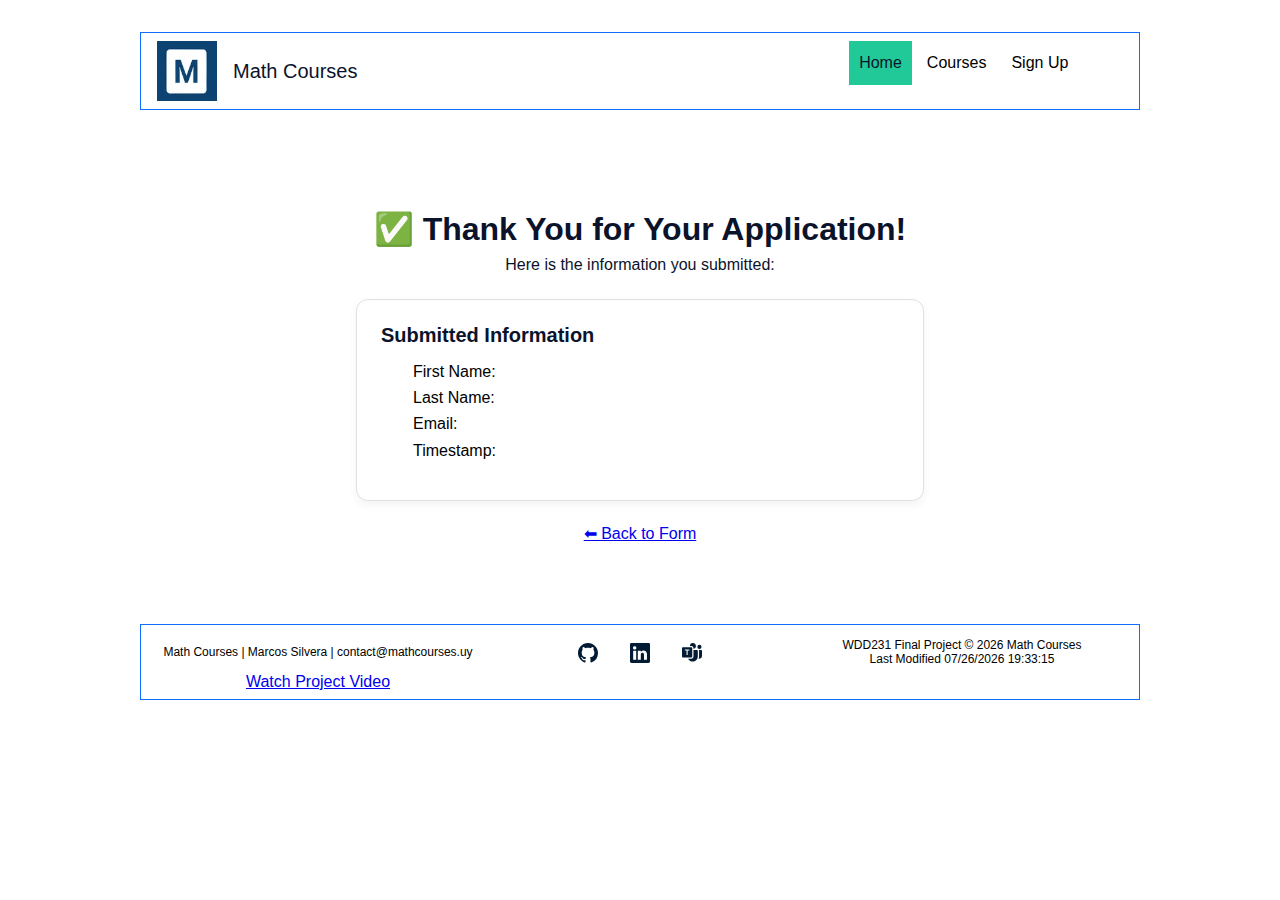
<file: final-project/thankyou.html>
<!DOCTYPE html>
<html lang="en">

<head>
    <meta charset="utf-8">
    <meta name="viewport" content="width=device-width, initial-scale=1.0">
    <title>Math Courses — Thank You</title>
    <meta name="description"
        content="Thank you for signing up! Review your submitted information and continue your math learning journey." />
    <meta name="author" content="Marcos Silvera" />
    <link rel="icon" href="favicon.ico" />


    <meta property="og:title" content="Math Courses — Home" />
    <meta property="og:description" content="Personalized math courses with a quick diagnostic quiz." />
    <meta property="og:type" content="website" />
    <meta property="og:image" content="https://marsil1990.github.io/wdd231/final-project/hero.webp">
    <meta property="og:url" content="https://marsil1990.github.io/wdd231/final-project/index.html">
    <meta property="og:site_name" content="Math Courses">

    <link rel="preconnect" href="https://fonts.googleapis.com">
    <link rel="preconnect" href="https://fonts.gstatic.com" crossorigin>
    <link href="https://fonts.googleapis.com/css2?family=Inter:wght@400;600&family=Poppins:wght@600;700&display=swap"
        rel="stylesheet">


    <link rel="stylesheet" href="styles/normalize.css">
    <link rel="stylesheet" href="styles/base.css">
    <link rel="stylesheet" href="styles/larger.css">


    <script type="module" src="scripts/module-join.mjs"></script>


</head>

<body>
    <header>
        <div class="logo">
            <img src="images/logo.webp" alt="site logo" width="60" height="45">
            <span class="name-logo">Math Courses</span>
        </div>


        <nav id="nav-bar" class="navigation">
            <ul>
                <li>
                    <a href="index.html" class="current" aria-current="page">Home</a>
                </li>
                <li><a href="courses.html">Courses</a></li>
                <li><a href="#">Sign Up</a></li>
            </ul>
        </nav>
        <div class="btn-nav">
            <button id="nav-button" class="hamburger" aria-label="navigation"></button>
        </div>
    </header>
    <main>
        <main class="thankyou">
            <h1>✅ Thank You for Your Application!</h1>
            <p>Here is the information you submitted:</p>

            <section class="joinInformation">
                <h2>Submitted Information</h2>
                <ul>
                    <li>First Name:<span id="out-firstName"></span></li>
                    <li>Last Name: <span id="out-lastName"></span></li>
                    <li>Email: <span id="out-email"></span></li>
                    <li>Timestamp: <span id="out-timestamp"></span></li>
                </ul>
            </section>

            <a class="btn" href="join.html">⬅ Back to Form</a>
        </main>
    </main>

    <footer>
        <p>Math Courses | Marcos Silvera | contact@mathcourses.uy </p>
        <div class="social">
            <a href="https://github.com/" target="_blank"><img src="images/github.svg" alt="Gthub logo" width="25"
                    height="25" loading="lazy"></a>
            <a href="https://www.linkedin.com/in/marcos-andr%C3%A9s-silvera/" target="_blank"><img
                    src="images/linkedin.svg" alt="Linkedin logo" width="25" height="25" loading="lazy"></a>
            <a href="#" target="_blank"><img src="images/microsoft-teams.svg" alt="TikTok logo" width="25" height="25"
                    loading="lazy"></a>

        </div>
        <div>
            <p>WDD231 Final Project &copy; <span id="currentyear"> </span> Math Courses
            </p>
            <p id="lastModified"></p>
        </div>
        <a href="https://www.loom.com/embed/56bfeed284934e8cbdc19dce0f4f5faf?sid=b0524230-6557-40c6-9bff-12ee8408666e"
            target="_blank" rel="noopener noreferrer">
            Watch Project Video </a>
    </footer>
</body>

</html>
</file>
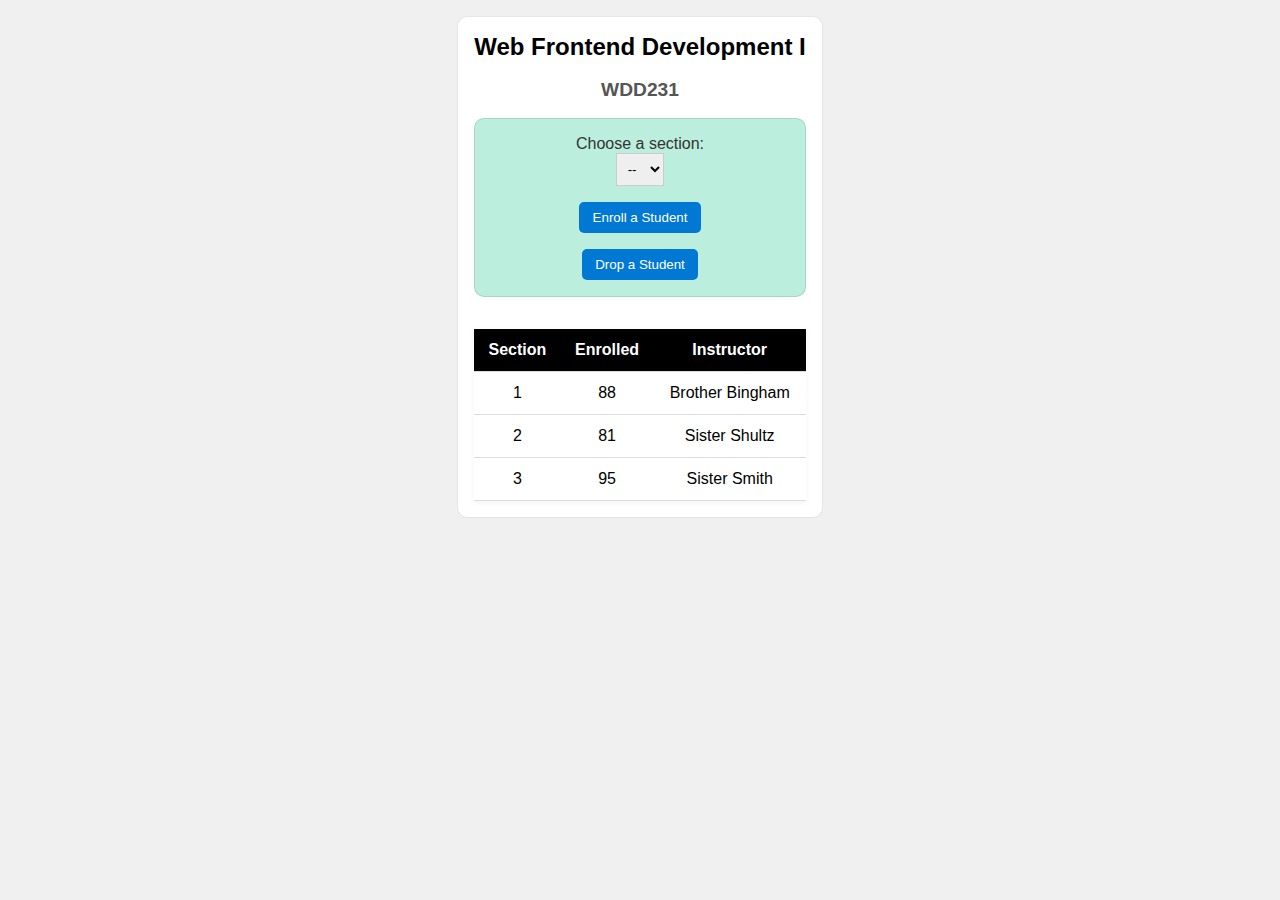
<file: week3-modules/modules.html>
<html lang="en">

<head>
    <meta charset="UTF-8">
    <meta name="viewport" content="width=device-width, initial-scale=1.0">
    <title>Modules Example: Course and Sections</title>
    <link rel="stylesheet" href="styles/modules.css">
    <script type="module" src="scripts/modules.mjs"></script>
</head>

<body>
    <main>
        <h1 id="courseName"></h1>
        <h2 id="courseCode"></h2>

        <div id="enrollment">
            <p>Choose a section:</p>
            <select id="sectionNumber">
                <option value="0" disabled selected>--</option>
            </select>
            <button id="enrollStudent">Enroll a Student</button>
            <button id="dropStudent">Drop a Student</button>
        </div>

        <table>
            <thead>
                <tr>
                    <th>Section</th>
                    <th>Enrolled</th>
                    <th>Instructor</th>
                </tr>
            </thead>
            <tbody id="sections"></tbody>
        </table>
    </main>
</body>

</html>
</file>
<file: styles/base.css>
:root {
  --text: #f8f9fa;

  --surface: rgb(201, 199, 199);

  --brand: #343a40;

  --accent: #6c757d;

  --bg: #011b34;
}

* {
  font-family: "Roboto", sans-serif;
  box-sizing: border-box;
}

.card {
  margin: 5px;
}

/* HEADER */

header {
  display: grid;
  grid-template-columns: 24px auto 44px;
  padding: 5px 0 5px 10px;
  align-items: end;
  border-bottom: solid 1px #ddd;
  column-gap: 8px;
}

header img {
  display: block;
  width: 100%;
  height: auto;
  padding-bottom: 5px;
}

header span {
  font-size: 1.2rem;
  color: var(--bg);
}

/* Hamburger */
.hamburger {
  background: none;
  border: none;
  color: var(--bg);
  cursor: pointer;
  font-family: Verdana, Geneva, Tahoma, sans-serif;
}

.hamburger::before {
  content: "\2630";
  font-size: 2rem;
}

.hamburger.show::before {
  content: "\00D7";
}

/* Navigation */
.navigation {
  display: none;
}

.navigation.show {
  display: block;
  color: var(--text);
}

.navigation ul {
  list-style-type: none;
  margin: 0;
  padding: 0;
  display: flex;
  flex-direction: column;
  width: 100%;
  justify-content: start;
  gap: 5px;
}

.navigation a {
  display: block;
  padding: 0.8rem 10px;
  color: var(--brand);
  text-decoration: none;
  border-bottom: solid 1px #ddd;
}

.navigation li.current {
  background-color: var(--brand);
}

.navigation li.current a {
  color: var(--text);
}

.navigation a:hover {
  background-color: var(--accent);
}

h1 {
  margin-left: 10px;
  color: var(--bg);
}

/* SECTIONS */

.sections {
  display: flex;
  flex-direction: column;
  align-items: center;
  justify-content: center;
  gap: 10px;
}

#about {
  background-color: var(--surface);
  border: 1px solid var(--brand);
  border-radius: 5px;
}

#about p {
  padding: 8px;
  font-weight: bolder;
}

#about h2 {
  background-color: var(--bg);
  text-align: center;
  margin: 0;
  color: var(--text);
}

#photo {
  background-color: var(--surface);
  text-align: center;
  border: 1px solid var(--brand);
  border-radius: 5px;
}

#photo h2 {
  background-color: var(--bg);
  text-align: center;
  margin: 0 0 1rem 0;
  color: var(--text);
}

#photo img {
  display: block;
  width: 200px;
  height: auto;
  margin: 0 auto 1rem auto;
}

#certificate {
  background-color: var(--surface);
  border: 1px solid var(--brand);
  border-radius: 5px;
}

#certificate h2 {
  background-color: var(--bg);
  text-align: center;
  margin: 0 0 1rem 0;
  color: var(--text);
}

#certificate ul {
  padding: 0;
  display: flex;
  flex-wrap: wrap;
  list-style: none;
  gap: 1rem;
  justify-content: center;
}

#certificate ul .completed {
  background-color: rgb(176, 248, 176);
}

#certificate ul li {
  background-color: var(--text);
  border: 1px solid var(--bg);
  border-radius: 5px;
  width: 15rem;
  height: 2rem;
  text-align: center;
  padding: 0.3rem;
}

#certificate p {
  text-align: center;
}

.filters {
  width: 100%;
  display: flex;
  justify-content: space-around;
}

.btn {
  margin: 0 1px;
  height: 44px;
  width: 15rem;
}

/* FOOTER */

footer {
  background: var(--surface);
  padding: 1rem 10px;
  text-align: center;
  border-top: 1px solid #e2e2e2;
  margin: 5px 0;
}

footer p,
footer span {
  font-size: 12px;
  font-weight: bold;
}

.social {
  display: flex;
  justify-content: center;
  column-gap: 8px;
}

.social a {
  display: flex;
  justify-content: center;
  align-items: center;
  width: 44px;
  height: auto;
  border: #ccc solid 1px;
  border-radius: 4px;
}

.social img {
  width: 22px;
  height: 22px;
}

.social a:hover {
  background-color: var(--surface);
}
</file>
<file: styles/larger.css>
:root {
  --text: #f8f9fa;

  --surface: rgb(201, 199, 199);

  --brand: #343a40;

  --accent: #6c757d;

  --bg: #011b34;
}

@media only screen and (min-width: 38rem) {
  header,
  main,
  nav {
    max-width: 900px;
    margin: 0 auto;
  }

  header {
    grid-template-columns: 24px auto;
  }

  .hamburger {
    display: none;
  }

  .navigation {
    display: block;
    background-color: var(--bg);

    border-bottom: solid 1px #eee;
  }

  .navigation a {
    border: none;
    color: var(--text);
  }

  .navigation ul {
    display: flex;
    flex-direction: row;
    justify-content: start;
  }

  /* SECTIONS */

  .sections {
    display: grid;
    grid-template-columns: 2fr 1fr;
    grid-template-rows: 1fr 1fr;
    height: auto;
    gap: 10px;
  }

  #about {
    background-color: var(--surface);
    grid-column: 1 / 2;
    grid-row: 1 / 2;
    border: 1px solid var(--brand);
    border-radius: 5px;
  }

  #photo {
    background-color: var(--surface);
    grid-column: 2 / 3;
    grid-row: 1 / 2;
    text-align: center;
    border: 1px solid var(--brand);
    border-radius: 5px;
  }

  #certificate {
    background-color: var(--surface);
    grid-column: 1 / 3;
    grid-row: 2 / 3;
    border: 1px solid var(--brand);
    border-radius: 5px;
  }

  #certificate ul .completed {
    background-color: rgb(176, 248, 176);
  }

  #certificate ul li {
    background-color: var(--text);
    border: 1px solid var(--bg);
    border-radius: 5px;
    width: 10rem;
    height: 2rem;
    text-align: center;
    padding: 0.3rem;
  }

  footer {
    padding: 10px;
    max-width: 900px;
    margin: 0.5rem auto;
  }
}
</file>
<file: chamber/styles/base.css>
:root {
  --text: rgb(4, 3, 69);

  --surface: #ecece9;

  --brand: #343a40;

  --accent: #c6cbd0;

  --bg: #011b34;

  --text-font: "Roboto", sans-serif;
}
* {
  margin: 0;
  padding: 0;
  font-family: "Roboto", sans-serif;
  box-sizing: border-box;
}

main,
header,
footer {
  margin: 2rem auto;
  padding: 0.5rem 1rem;
  min-width: 320px;
}

header {
  background-color: var(--surface);
  display: flex;
  justify-content: space-between;
  border-bottom: solid 1px var(--surface);
}

.logo {
  display: flex;
  align-items: center;
}

.logo img {
  width: 60px;
  height: auto;
  aspect-ratio: 60/45;
}

.logo span {
  font-size: 15px;
}

/* Hamburger and btn*/
.hamburger {
  background: none;
  border: none;
  color: var(--bg);
  cursor: pointer;
  font-family: Verdana, Geneva, Tahoma, sans-serif;
}

.hamburger::before {
  content: "\2630";
  font-size: 1.5rem;
  margin-left: 5px;
}

.hamburger.show::before {
  content: "\00D7";
  margin-left: 6px;
}

.btn-nav {
  margin-top: 5px;
}

.btn-nav span {
  font-size: 1.5rem;
}

/* Navigation */
.navigation {
  display: none;
}

.navigation.show {
  display: block;
  color: var(--text);
  width: 60%;
}
.name-logo.show {
  display: none;
}

.logo.show-img {
  align-items: start;
  width: 60px;
  height: auto;
}

.navigation ul {
  list-style-type: none;
  margin: 0;
  padding: 0;
  display: flex;
  flex-direction: column;
  width: 100%;
  justify-content: start;
  gap: 5px;
  text-align: center;
}

.navigation a {
  display: block;
  padding: 0.8rem 10px;
  color: var(--brand);
  text-decoration: none;
  border-bottom: solid 1px var(--surface);
}

.navigation li .current {
  background-color: var(--accent);
}

.navigation li.current a {
  color: var(--text);
}

.navigation a:hover {
  background-color: var(--accent);
}

h1 {
  margin-top: 0;
}

/* FOOTER */
footer {
  background: var(--surface);
}

footer p,
footer span {
  font-size: 14px;
}

.social {
  display: flex;
  justify-content: center;
  column-gap: 8px;
  margin: 10px auto;
}

.social a {
  display: flex;
  justify-content: center;
  align-items: center;
  width: 44px;
  height: auto;
}

.social img {
  width: 20px;
  height: 20px;
}

.social a:hover {
  background-color: var(--surface);
}

/* BTN grid and list */
.grid-list {
  display: flex;
  justify-content: center;
}

#grid,
#list {
  margin: 0 1rem 1rem 1rem;
}

/* SECTIONS */
#sections {
  display: flex;
  flex-direction: column;
  align-items: center;
  gap: 5px;
}
.grid section {
  display: flex;
  flex-direction: column;
  align-items: center;
  border: 1px solid var(--accent);
  border-radius: 5px;
  box-shadow: 0 4px 8px rgba(0, 0, 0, 0.3);
  text-align: center;
  width: 300px;
  height: auto;
}

.grid section p {
  font-size: 12px;
  margin: 5px;
}
.grid section .name {
  display: none;
}
.grid section a {
  font-size: 12px;
  text-decoration: none;
  margin-bottom: 5px;
}

.grid section img {
  width: 60px;
  height: auto;
  margin-top: 2px;
}

.list section {
  width: 100%;
  display: grid;
  gap: 5px;
  grid-template-columns: 1fr 1.5fr 1fr 1fr;
  justify-content: start;
  margin: 0.2rem 0.2rem;
}

.list section img {
  display: none;
}

.list section:nth-child(odd) {
  background-color: #fafafa;
}

.list section:nth-child(even) {
  background-color: #dceeff;
}

@media (max-width: 800px) {
  .list section {
    grid-template-columns: 1fr 1fr 1fr;
  }
  .list section .adress {
    display: none;
  }
}

@media (max-width: 500px) {
  .list section {
    grid-template-columns: 1fr 1fr;
  }
  .list section .phone {
    display: none;
  }
}

/* ============================================================================== */
/*=================================== DISCOVER ==================================*/
/* ============================================================================== */

.discover-page {
  display: grid;
  gap: 1rem;
  grid-template-areas:
    "info"
    "grid";
  align-items: start;
  justify-content: center;
}

#visit-info {
  grid-area: info;
}

#visit-info h2 {
  margin-bottom: 0.5rem;
}

.message {
  font-weight: 700;
}

.place-card {
  border: 1px solid var(--surface);
  border-radius: 16px;
  background: white;
  display: grid;
  gap: 0.5rem;
  grid-area: grid;
  display: grid;
  grid-template-areas:
    "name"
    "image"
    "description"
    "address";
  margin-bottom: 1rem;
  width: 305px;
}

.place-card figure {
  margin: 0;
}

.place-card h2 {
  grid-area: name;
  margin: 5px;
}

.place-card img {
  margin: 0 auto;
  grid-area: image;
  overflow: hidden;
  width: 300px;
  height: auto;
  display: block;
}

.place-card p {
  grid-area: description;
  margin: 5px;
}

address {
  grid-area: address;
  margin: 5px;
}

.learn-more {
  margin: 5px;
  height: 44px;
  width: 50%;
  border-radius: 12px;
  justify-self: center;
}
</file>
<file: chamber/styles/larger.css>
@media only screen and (min-width: 650px) {
  header,
  main,
  footer {
    max-width: 1000px;
  }

  .hamburger {
    display: none;
  }

  .navigation {
    display: block;
    background-color: var(--surface);
    width: 70%;
  }

  .navigation a {
    border: none;
  }

  .navigation ul {
    flex-direction: row;
    justify-content: end;
  }

  /* SECTIONS */

  footer {
    display: grid;
    grid-template-columns: 1fr 1fr 1fr;
    justify-content: center;
    align-items: center;
    padding: 1rem 10px;
    text-align: center;
    border-top: 1px solid #e2e2e2;
  }

  /* BTN grid and list */
  .grid-list {
    display: flex;
    justify-content: center;
  }

  /* SECTIONS */
  #sections {
    flex-direction: row;
    flex-wrap: wrap;
    justify-content: space-around;
  }

  .grid section {
    display: flex;
    flex-direction: column;
    align-items: center;
    border: 1px solid gray;
  }

  .grid section img {
    width: 60px;
    margin-top: 2px;
  }

  .list section {
    height: 40px;
  }
}
</file>
<file: chamber/styles/index.css>
:root {
  --text: rgb(4, 3, 69);

  --surface: #ecece9;

  --brand: #343a40;

  --accent: #c6cbd0;

  --bg: #011b34;

  --text-font: "Roboto", sans-serif;
}
header,
main {
  margin: 0 auto;
}

.main {
  margin: 0 auto;
  width: 100%;
  display: flex;
  flex-wrap: wrap;
  justify-content: space-between;
}
.hero {
  position: relative;
  display: inline-block;
}

.hero img {
  margin: 0 auto;
  display: block;
  width: 100%;
  height: auto;
}

.hero-text {
  position: absolute;
  bottom: 2rem;
  right: 2rem;
}

.hero-text a.btn {
  background-color: var(--bg);
  color: white;
  padding: 0.75rem 1.5rem;
  border: 2px solid white;
  border-radius: 5px;
  text-decoration: none;
  font-weight: bold;
  cursor: pointer;
  transition: background-color 0.3s, color 0.3s;
}

.hero-text a.btn:hover {
  background-color: var(--surface);
  color: var(--bg);
}

.weather {
  width: 100%;
  max-width: 425px;
}

.events,
.weather,
.weather-forecast {
  margin: 0.2rem 0.2rem;
}

.events ul,
.weather div,
.weather-forecast h2,
.weather-forecast ul {
  margin: 0.2rem;
}

.events {
  margin: 0.4rem 0;
  border: 2px solid black;
  border-radius: 5px;
}

.events h2 {
  background-color: var(--bg);
  color: white;
  text-align: center;
}

.events ul {
  list-style: none;
}

.events ul li {
  margin: 1rem;
}

#current-weather {
  display: grid;
  grid-template-columns: 0.5fr 1fr;
  border: 2px solid var(--bg);
  border-radius: 5px;
  height: auto;
  margin: 5px 0;
}

#current-weather h2 {
  grid-column: 1 / 3;
  width: 100%;
  background-color: var(--bg);
  color: var(--surface);
  text-align: center;
}

.weatherIcon {
  grid-column: 1 / 2;
  margin: 0;
}

.weatherIcon img {
  width: 70px;
  height: auto;
}
.weather-information {
  grid-column: 2 /3;
}

.weather-information ul {
  list-style: none;
}
.weather-information li {
  font-size: 14px;
  margin: 0.2rem;
}

#weather-forecast {
  border: 2px solid var(--bg);
  border-radius: 5px;
  width: 100%;
  height: auto;
  margin: 5px 0;
}
#weather-forecast h2 {
  width: 100%;
  background-color: var(--bg);
  color: white;
  text-align: center;
}
#weather-forecast ul {
  list-style: none;
}

#weather-forecast li {
  margin: 0.5rem 0;
  font-size: 15px;
  padding-left: 5px;
}

.business {
  margin: 0 auto;
}

#specific-business section {
  display: grid;
  grid-template-columns: 0.5fr 1fr;
  border: 2px solid var(--bg);
  border-radius: 5px;
  margin: 0.5rem;
  align-items: start;
}
.name {
  grid-column: 1/3;
  width: 90%;
  margin: 0 auto;
  text-align: center;
  border-bottom: 2px solid var(--bg);
}

.phone,
.adress,
.web,
.level {
  grid-column: 2 / 3;
  margin: 0.5rem;
  font-size: 12px;
}

#specific-business section img {
  grid-column: 1 / 2;
  margin: 0.5rem 0 0 0.5rem;
}
</file>
<file: chamber/styles/indexlarger.css>
:root {
  --text: rgb(4, 3, 69);

  --surface: #ecece9;

  --brand: #343a40;

  --accent: #c6cbd0;

  --bg: #011b34;

  --text-font: "Roboto", sans-serif;
}
@media only screen and (min-width: 780px) {
  .main {
    justify-content: space-between;
  }

  .hero {
    width: 100%;
  }

  .hero img {
    height: auto;
  }

  .hero-text {
    bottom: 3rem;
    right: 3rem;
  }

  .weather {
    display: flex;
    justify-content: space-between;
    flex-wrap: nowrap;
    gap: 5px;
  }

  .events {
    width: 40%;
  }

  #current-weather {
    display: grid;
    grid-template-columns: 0.3fr 1fr;
    width: 50%;
  }

  .weatherIcon img {
    width: 80px;
    height: auto;
  }

  .weather-information li {
    font-size: 12px;
    margin: 0;
  }

  #weather-forecast {
    width: 50%;
  }

  #weather-forecast li {
    font-size: 12px;
  }

  .business {
    width: 100%;
  }
  #specific-business {
    display: flex;
    flex-wrap: wrap;
    justify-content: space-between;
  }
  #specific-business section {
    width: 30%;
    margin: 0;
  }
}
</file>
<file: final-project/styles/base.css>
:root {
  --primary: #0d6efd; /* headings, accents, buttons */
  --accent: #20c997; /* highlights, links, badges */
  --text: #0b132b; /* body text */
  --muted: #6c757d; /* helper text */
  --surface: #ffffff; /* cards */
  --bg: #f7f9fc; /* page background */
}

* {
  margin: 0;
  padding: 0;
  font-family: "Roboto", sans-serif;
  box-sizing: border-box;
}

main,
header,
footer {
  margin: 2rem auto;
  padding: 0.5rem 1rem;
  min-width: 320px;
}

header {
  border: 1px solid var(--primary);
  display: flex;
  justify-content: space-between;
}

.logo {
  display: flex;
  align-items: center;
}

.logo img {
  width: 60px;
  height: auto;
  aspect-ratio: 60/60;
}

.name-logo {
  font-size: 20px;
  color: var(--text);
  margin-left: 1rem;
}

/* Hamburger and btn*/
.hamburger {
  background: none;
  border: none;
  color: var(--bg);
  cursor: pointer;
  font-family: Verdana, Geneva, Tahoma, sans-serif;
}

.hamburger::before {
  content: "\2630";
  font-size: 1.5rem;
  margin-left: 5px;
  color: #0b132b;
}

.hamburger.show::before {
  content: "\00D7";
  margin-left: 6px;
}

.btn-nav {
  margin-top: 5px;
}

/* Navigation */
.navigation {
  display: none;
}

.navigation.show {
  display: block;
  color: var(--text);
  width: 60%;
}
.name-logo.show {
  display: none;
}

.logo.show-img {
  align-items: start;
  width: 60px;
  height: auto;
}

.navigation ul {
  list-style-type: none;
  /* margin: 0;
  padding: 0; */
  display: flex;
  flex-direction: column;
  width: 100%;
  /* justify-content: start; */
  gap: 5px;
  text-align: center;
}

.navigation a {
  display: block;
  padding: 0.8rem 10px;
  color: var(--brand);
  text-decoration: none;
  border-bottom: solid 1px var(--surface);
}

.navigation a.current,
.navigation a:hover {
  background: var(--accent);
  color: var(--text);
}

/* FOOTER */
footer {
  background: var(--surface);
  border: 1px solid var(--primary);
}

footer p,
footer span {
  font-size: 12px;
}

.social {
  display: flex;
  justify-content: center;
  column-gap: 8px;
  margin: 10px auto;
}

.social a {
  display: flex;
  justify-content: center;
  align-items: center;
  width: 44px;
  height: auto;
}

.social img {
  width: 20px;
  height: 20px;
}

.social a:hover {
  background-color: var(--surface);
}

/* .main-index .main {
  margin: 0 auto;
  width: 100%;
  display: flex;
  flex-wrap: wrap;
  justify-content: space-between;
} */
.hero {
  position: relative;
  display: inline-block;
}

.hero img {
  margin: 0 auto;
  display: block;
  width: 100%;
  height: auto;
}

.hero-text {
  position: absolute;
  bottom: 2rem;
  right: 2rem;
}

.hero-text a.btn {
  background-color: var(--accent);
  color: var(--text);
  padding: 0.75rem 1.5rem;
  border: 2px solid white;
  border-radius: 5px;
  text-decoration: none;
  font-weight: bold;
  cursor: pointer;
  transition: background-color 0.3s, color 0.3s;
}

.hero-text a.btn:hover {
  background-color: var(--surface);
  color: var(--text);
}

/* ================================================================= */
/* ============================= HOME ============================== */
/* ================================================================= */

.offer h2 {
  font-size: 20px;
  margin-bottom: 1rem;
}
#home-cards {
  display: flex;
  flex-wrap: wrap;
  justify-content: center;
  gap: 10px;
}

.home-card {
  width: 270px;
  height: 270px;
  border: 1px solid var(--accent);
  border-radius: 10px;
  background-color: var(--surface);
}

.card-title {
  text-align: center;
  margin: 0;
  padding: 5px;
  background-color: var(--accent);
  color: var(--text);
  border-radius: 5px;
}

.home-card img {
  display: block;
  margin: 0 auto;
}

.home-card p {
  margin: 2rem 5px 5px 10px;
  color: var(--text);
}
/* ================================================================= */
/* ============================= COURSES ============================== */
/* ================================================================= */
.main-courses {
  max-height: 5502px;
}

.main-BIA {
  height: 2300px;
}

.beginner-course {
  display: block;
}

.beginner-course img {
  display: block;
  margin: 0 auto;
  max-width: 500px;
  width: 90%;
  height: auto;
  aspect-ratio: 500/285;
}

.courses-offer {
  margin-left: 1rem;
}

.choose-title {
  text-align: center;
}

.filters {
  display: flex;
  flex-direction: column;
  gap: 1rem;
  justify-content: space-around;
  margin-bottom: 1rem;
  align-items: center;
}

.filters button {
  text-align: center;
  background-color: var(--text);
  border: 1px solid var(--text);
  border-radius: 12px;
  width: 100px;
  height: 44px;
  color: var(--bg);
}

.filters button:hover {
  background-color: var(--surface);
  color: var(--text);
}

#courses-cards {
  display: flex;
  flex-wrap: wrap;
  gap: 2rem;
  margin-left: 2rem;
}

#start-quiz {
  text-align: center;
  background-color: var(--surface);
  border: 1px solid var(--text);
  border-radius: 12px;
  width: 200px;
  height: 44px;
  color: var(--text);
}

#start-quiz:hover {
  background-color: var(--text);
  color: #ffffff;
}

.hide {
  display: none;
}

#diagnostic {
  font-size: 20px;
  font-weight: 900;
  color: var(--text);
  text-decoration: underline;
}

/* ================================================================= */
/* ============================= DIALOG ============================== */
/* ================================================================= */

dialog#diag-dialog {
  border: none;
  border-radius: 12px;
  padding: 1.5rem;
  max-width: 700px;
  width: 90%;
  background: var(--card, #fff);
  box-shadow: 0 10px 40px rgba(0, 0, 0, 0.4);
  margin: 2rem auto;
}

dialog#diag-dialog::backdrop {
  background: rgba(0, 0, 0, 0.6);
  backdrop-filter: blur(2px);
}

/* Dialog content */
#diag-dialog h2 {
  margin-top: 0;
  text-align: center;
  color: var(--primary);
}

#quiz fieldset {
  border: 1px solid var(--border);
  border-radius: 8px;
  padding: 1rem;
  margin: 1rem 0;
}

#quiz legend {
  font-weight: 600;
  margin-bottom: 0.5rem;
}

#quiz label {
  display: block;
  margin: 0.25rem 0;
  cursor: pointer;
}

#submit-quiz {
  display: block;
  margin: 1.5rem auto 0;
  padding: 0.7rem 1.2rem;
}

#diag-result,
#recommendation {
  font-weight: 600;
  text-align: center;
  margin-top: 1rem;
}

#diag-result {
  color: var(--primary);
}

#recommendation {
  color: var(--accent);
}

#diag {
  margin: 1rem auto;
}
/* Close button in menu */
#diag-dialog menu {
  display: flex;
  justify-content: flex-end;
  margin-top: 1rem;
}
#diag-dialog menu button {
  background: var(--muted);
  color: #fff;
  border: none;
  padding: 0.4rem 0.8rem;
  border-radius: 6px;
  cursor: pointer;
}
#diag-dialog menu button:hover {
  filter: brightness(0.9);
}

/* FORM */
/*FORM*/
.register-container {
  display: flex;
  justify-content: center;
  /* max-height: 600px; */
}

.register-form {
  background-color: var(--accent); /* color azul oscuro */
  padding: 20px 30px;
  border-radius: 8px;
  box-shadow: 0px 2px 8px rgba(0, 0, 0, 0.2);
  color: var(--text);
  width: 300px;
}

.register-form label {
  display: block;
  margin-top: 10px;
  text-align: left;
}

.register-form input {
  width: 100%;
  padding: 8px;
  margin-top: 5px;
  margin-bottom: 10px;
  border: none;
  border-radius: 4px;
}

.register-form button {
  background-color: white;
  color: #22364d;
  border: none;
  padding: 10px 20px;
  border-radius: 20px;
  cursor: pointer;
  font-weight: bold;
  margin-top: 10px;
}

.register-form button:hover {
  background-color: #ddd;
}

.signup-text {
  margin-top: 15px;
  font-size: 0.9rem;
}

.signup-text a {
  color: white;
  text-decoration: underline;
}

input:required:invalid,
input:focus:invalid {
  border-left: 5px solid red;
}

input:required:valid {
  border-left: 5px solid green;
}

/* THANK YOU */
.thankyou {
  max-width: 600px;
  margin: 2rem auto;
  text-align: center;
  font-family: system-ui, sans-serif;
}

.thankyou h1 {
  font-size: 2rem;
  margin-bottom: 0.5rem;
  color: var(--text); /* azul oscuro */
}

.thankyou p {
  color: var(--text);
  margin-bottom: 1.5rem;
}

.joinInformation {
  grid-column: 1 / 3;
  background: #fff;
  border: 1px solid #e0e0e0;
  border-radius: 12px;
  padding: 1.5rem;
  margin-bottom: 1.5rem;
  box-shadow: 0 4px 10px rgba(0, 0, 0, 0.05);
  text-align: left;
}

.joinInformation h2 {
  font-size: 1.25rem;
  margin: 0 0 1rem;
  color: var(--text);
}

.joinInformation ul {
  list-style: none;
  padding: 0;
  margin: 1rem 0 1rem 2rem;
}

.joinInformation li {
  margin: 0.5rem 0;
  font-size: 1rem;
}

.joinInformation strong {
  color: #0b2545;
}

.main-join .btn {
  grid-column: 1/3;
  display: inline-block;
  padding: 0.75rem 1.25rem;
  background: #0b66c3;
  color: #fff;
  font-weight: bold;
  text-decoration: none;
  border: 1px solid #0b66c3;
  border-radius: 8px;
}

.main-join .btn:hover {
  background: var(--brand);
}
</file>
<file: final-project/styles/larger.css>
:root {
  --primary: #0d6efd; /* headings, accents, buttons */
  --accent: #20c997; /* highlights, links, badges */
  --text: #0b132b; /* body text */
  --muted: #6c757d; /* helper text */
  --surface: #ffffff; /* cards */
  --bg: #f7f9fc; /* page background */
}

@media only screen and (min-width: 636px) {
  .main-courses {
    height: 3338px;
  }
}

@media only screen and (min-width: 641px) {
  header,
  main,
  footer {
    max-width: 1000px;
  }
  .main-courses {
    height: 3000px;
  }

  .main-BIA {
    height: 1500px;
  }

  .hamburger {
    display: none;
  }

  .navigation {
    display: block;
    background-color: var(--surface);
    width: 70%;
  }

  .navigation a {
    border: none;
  }

  .navigation ul {
    flex-direction: row;
    justify-content: end;
  }
  .btn-nav {
    margin-top: 8px;
  }

  /* FOOTER */

  footer {
    display: grid;
    grid-template-columns: 1fr 1fr 1fr;
    justify-content: center;
    align-items: center;
    text-align: center;
  }

  /* ============================================================================== */
  /*=================================== INDEX ==================================*/
  /* ============================================================================== */
  .main {
    justify-content: space-between;
  }

  .hero {
    width: 100%;
  }

  .hero img {
    height: auto;
  }

  .hero-text {
    bottom: 3rem;
    right: 3rem;
  }

  #home-cards {
    display: flex;
    flex-wrap: wrap;
    justify-content: space-between;
    gap: 10px;
  }

  /* COURSES */

  .filters {
    display: flex;
    flex-direction: row;
    flex-wrap: nowrap;
    justify-content: space-around;
    margin-bottom: 1rem;
  }
}

@media only screen and (min-width: 938px) {
  .main-courses {
    height: 2100px;
  }
  .main-BIA {
    height: 1090px;
  }
}

@media only screen and (min-width: 990px) {
  .main-courses {
    height: 1800px;
  }
  .beginner-course {
    display: flex;
    flex-wrap: wrap;
    border-bottom: 2px solid var(--primary);
  }
  .beginner-course img {
    width: 300px;
    height: auto;
    aspect-ratio: 500/285;
    padding-right: 0.5rem;
    border-right: 2px solid var(--primary);
  }

  .courses-offer {
    margin-left: 1rem;
  }

  .choose-title {
    text-align: center;
    margin-bottom: 1rem;
  }

  article:hover {
    transform: scale(1.13);
    filter: contrast(1.05) brightness(1.03);
    transition: transform 220ms ease, filter 220ms ease;
  }
}
</file>
<file: styles/prophets.css>
* {
  margin: 0;
  padding: 0;
  box-sizing: border-box;
}

main,
footer {
  background-color: antiquewhite;
  max-width: 1000px;
  margin: 1rem auto;
  padding: 1rem;
  box-shadow: 0 0 15px rgba(0, 0, 0, 0.5);
}

h1 {
  text-align: center;
  margin-bottom: 0.5rem;
  color: rgb(5, 5, 111);
  font-family: "Franklin Gothic Medium", "Arial Narrow", Arial, sans-serif;
}

#cards {
  display: grid;
  grid-gap: 0.5rem;
  grid-template-columns: repeat(auto-fit, minmax(200px, 1fr));
}

section {
  background-color: rgb(181, 178, 178);
  display: flex;
  flex-direction: column;
  justify-content: center;
  text-align: center;
  padding: 1rem;
}

section h2 {
  font-size: 20px;
  margin-bottom: 10px;
  color: rgb(5, 5, 111);
}

section img {
  width: 60%;
  height: auto;
  margin: 2em auto;
  box-shadow: 10px 10px 15px rgba(0, 0, 0, 0.3);
}

footer {
  text-align: center;
}
</file>
<file: chamber/styles/join.css>
:root {
  --text: rgb(4, 3, 69);

  --surface: #ecece9;

  --brand: #343a40;

  --accent: #c6cbd0;

  --bg: #011b34;

  --text-font: "Roboto", sans-serif;
}

main {
  display: flex;
  flex-direction: column;
}

/*------- FORM STYLING ---------------*/
h1,
h2,
h3 {
  font-family: var(--text-font);
}

.wf1 fieldset {
  margin: 2rem 0;
  border: 1px solid #ddd;
  border-radius: 6px;
  padding: 0.5rem 2%;
}

.wf1 legend {
  color: var(--bg);
  padding: 0 0.5rem;
}

.wf1 label {
  display: block;
  padding-top: 1rem;
  color: #9c2c13;
  font-size: 0.9rem;
}

.wf1 div {
  padding-top: 1rem;
  color: var(--bg);
  font-size: 0.9rem;
}

.wf1 input[type="text"],
.wf1 input[type="tel"],
.wf1 input[type="email"],
.wf1 input[type="url"],
.wf1 input[type="date"],
.wf1 select,
.wf1 input[type="number"] {
  background-color: #eee;
  display: block;
  border: solid 1px #999;
  border-radius: 6px;
  padding: 0.75rem;
  color: #555;
  width: 100%;
  max-width: 400px;
}
.wf1 textarea {
  background-color: #eee;
  display: block;
  border: solid 1px #999;
  border-radius: 6px;
  padding: 0.75rem;
  color: #555;
  width: 100%;
  height: 100px;
  max-width: 400px;
}
.wf1 input[type="radio"],
.wf1 input[type="checkbox"] {
  margin-right: 6px;
}

.wf1 input[type="submit"] {
  border: none;
  background-color: var(--bg);
  color: #fff;
  border-radius: 6px;
  padding: 0.8rem;
  width: 96%;
  max-width: 400px;
  margin: -1rem 2% 2rem 2%;
}

.wf1 input:required {
  border-left: solid 8px red;
}

.wf1 input:required:valid {
  border-left: solid 8px green;
}

/*CARDS*/

.card {
  border: 1px solid #bbb;
  border-top-left-radius: 14px;
  padding: 1rem;
  margin: 2rem 0.5rem;
  background: #ddd;
  opacity: 0;
  text-align: center;
  transform: translateY(12px);
  animation: growIn 0.6s ease forwards;
}
.card1 {
  animation-delay: 0.15s;
}
.card2 {
  animation-delay: 0.3s;
}
.card3 {
  animation-delay: 0.45s;
}

.card4 {
  animation-delay: 0.6s;
}
.card h3 {
  margin: 0.25rem 0 0.5rem;
  text-align: center;
}
.card-link {
  background: #eee;
  color: var(--text);
  border: 1px solid #e4e1e1;
  border-bottom-left-radius: 10px;
  height: 44px;
  width: 100px;
}
.card-link:hover {
  filter: brightness(0.97);
}

@keyframes growIn {
  from {
    opacity: 0;
    transform: scale(0);
  }
  to {
    opacity: 1;
    transform: scale(1);
  }
}
@media only screen and (min-width: 650px) {
  main {
    display: grid;
    grid-template-columns: 1fr 1fr;
    grid-template-rows: 0.1fr 0.1fr;
    gap: 5px;
  }

  main h1 {
    grid-column: 1 / 2;
    grid-row: 1 / 2;
    margin-bottom: 0.5rem;
  }

  main h2 {
    margin: 0.5rem 1rem;
    grid-column: 2 / 3;
    grid-row: 1 / 2;
  }
  /*------- FORM STYLING ---------------*/
  .wf1 {
    grid-column: 1 / 2;
    grid-row: 2 / 3;
  }

  /*CARDS*/
  .cards {
    grid-column: 2 / 3;
    margin-top: 0.6rem;
  }
}

/*DIALOG */
dialog {
  position: fixed;
  top: 50%;
  left: 50%;
  transform: translate(-50%, -50%);
  padding: 1rem 2rem;
  border: none;
  border-radius: 8px;
  box-shadow: 0 2px 10px rgba(0, 0, 0, 0.3);
  width: 60%;
}

dialog::backdrop {
  background-color: rgba(0, 0, 0, 0.5);
}

.dialog-card button {
  position: absolute;
  top: 16px;
  right: 25px;
  padding: 0.5rem;
  width: 40px;
  height: 40px;
}

.dialog-card h3 {
  background-color: var(--bg);
  color: white;
  text-align: start;
  width: 100%;
  height: 2.5rem;
  margin: 0 0 10px 0;
  padding: 5px 5px;
  font-size: 15px;
}

.dialog-card li {
  margin: 10px;
  font-size: 12px;
}

/* THANK YOU */
.thankyou {
  max-width: 600px;
  margin: 2rem auto;
  text-align: center;
  font-family: system-ui, sans-serif;
}

.thankyou h1 {
  font-size: 2rem;
  margin-bottom: 0.5rem;
  color: var(--bg); /* azul oscuro */
}

.thankyou p {
  color: var(--text);
  margin-bottom: 1.5rem;
}

.joinInformation {
  background: #fff;
  border: 1px solid #e0e0e0;
  border-radius: 12px;
  padding: 1.5rem;
  margin-bottom: 1.5rem;
  box-shadow: 0 4px 10px rgba(0, 0, 0, 0.05);
  text-align: left;
}

.joinInformation h2 {
  font-size: 1.25rem;
  margin-top: 0;
  margin-bottom: 1rem;
  color: var(--text);
}

.joinInformation ul {
  list-style: none;
  padding: 0;
  margin: 1rem 0 1rem 2rem;
}

.joinInformation li {
  margin: 0.5rem 0;
  font-size: 1rem;
}

.joinInformation strong {
  color: #0b2545;
}

.btn {
  display: inline-block;
  padding: 0.75rem 1.25rem;
  background: #0b66c3;
  color: #fff;
  font-weight: bold;
  text-decoration: none;
  border: 1px solid #0b66c3;
  border-radius: 8px;
  transition: background 0.3s;
}

.btn:hover {
  background: var(--brand);
}
</file>
<file: final-project/styles/site-plan.css>
:root {
  --primary: #0d6efd; /* headings, accents, buttons */
  --accent: #20c997; /* highlights, links, badges */
  --text: #0b132b; /* body text */
  --muted: #6c757d; /* helper text */
  --surface: #ffffff; /* cards */
  --bg: #f7f9fc; /* page background */
}
html,
body {
  margin: 0;
  padding: 0;
  background: var(--bg);
  color: var(--text);
  font-family: Inter, sans-serif;
  line-height: 1.55;
}
h1,
h2,
h3 {
  font-family: Poppins, sans-serif;
  color: var(--primary);
}
.card {
  background: var(--surface);
  border: 1px solid #e7ecf3;
  border-radius: 12px;
  padding: 1rem;
  margin: 1rem 0;
}
.colors {
  display: flex;
  flex-wrap: wrap;
  gap: 5px;
}
.primary {
  background-color: var(--primary);
  width: 200px;
  height: 200px;
}

.accent {
  background-color: var(--accent);
  width: 200px;
  height: 200px;
}

.text {
  background-color: var(--text);
  width: 200px;
  height: 200px;
  color: white;
}

.bg {
  background-color: var(--bg);
  width: 200px;
  height: 200px;
}

.wireframe {
  border: 1px dashed #c9d5ea;
  border-radius: 12px;
  padding: 1rem;
  margin: 1rem 0;
  background: #fff;
}
</file>
<file: week3-modules/styles/modules.css>
* {
  margin: 0;
  padding: 0;
  box-sizing: border-box;
}

body {
  font-family: Arial, sans-serif;
  background-color: #f0f0f0;
}

main {
  padding: 1rem;
  background-color: #fff;
  color: #333;
  width: fit-content;
  margin: 1rem auto;
  border: 1px solid rgb(0 0 0 / 10%);
  border-radius: 10px;
}

h1 {
  font-size: 1.5rem;
  color: #000;
}

h2 {
  font-size: 1.2rem;
  color: #555;
}

h1,
h2 {
  text-align: center;
  margin-bottom: 1.1rem;
}

form p {
  margin: 0.5rem;
  font-weight: bold;
}

#enrollment {
  padding: 1rem 1rem 0 1rem;
  border: 1px solid rgb(0 0 0 / 10%);
  border-radius: 10px;
  background-color: #bed;
  text-align: center;
}

select {
  padding: 0.5em;
  border: 1px solid #ccc;
  width: 3rem;
}

button {
  display: block;
  margin: 1rem auto;
  padding: 0.6em 1em;
  border: none;
  border-radius: 5px;
  background-color: #0078d4;
  color: white;
  cursor: pointer;
}

button:hover {
  background-color: #005fa3;
}

table {
  margin-top: 2rem;
  width: 100%;
  border-collapse: collapse;
  background-color: white;
  box-shadow: 0 2px 6px rgb(0 0 0 / 5%);
}

th,
td {
  padding: 0.75rem;
  text-align: center;
  border-bottom: 1px solid #ddd;
}

th {
  background-color: #000;
  color: white;
  font-weight: bold;
}

tr:hover {
  background-color: #bbb;
}
</file>
